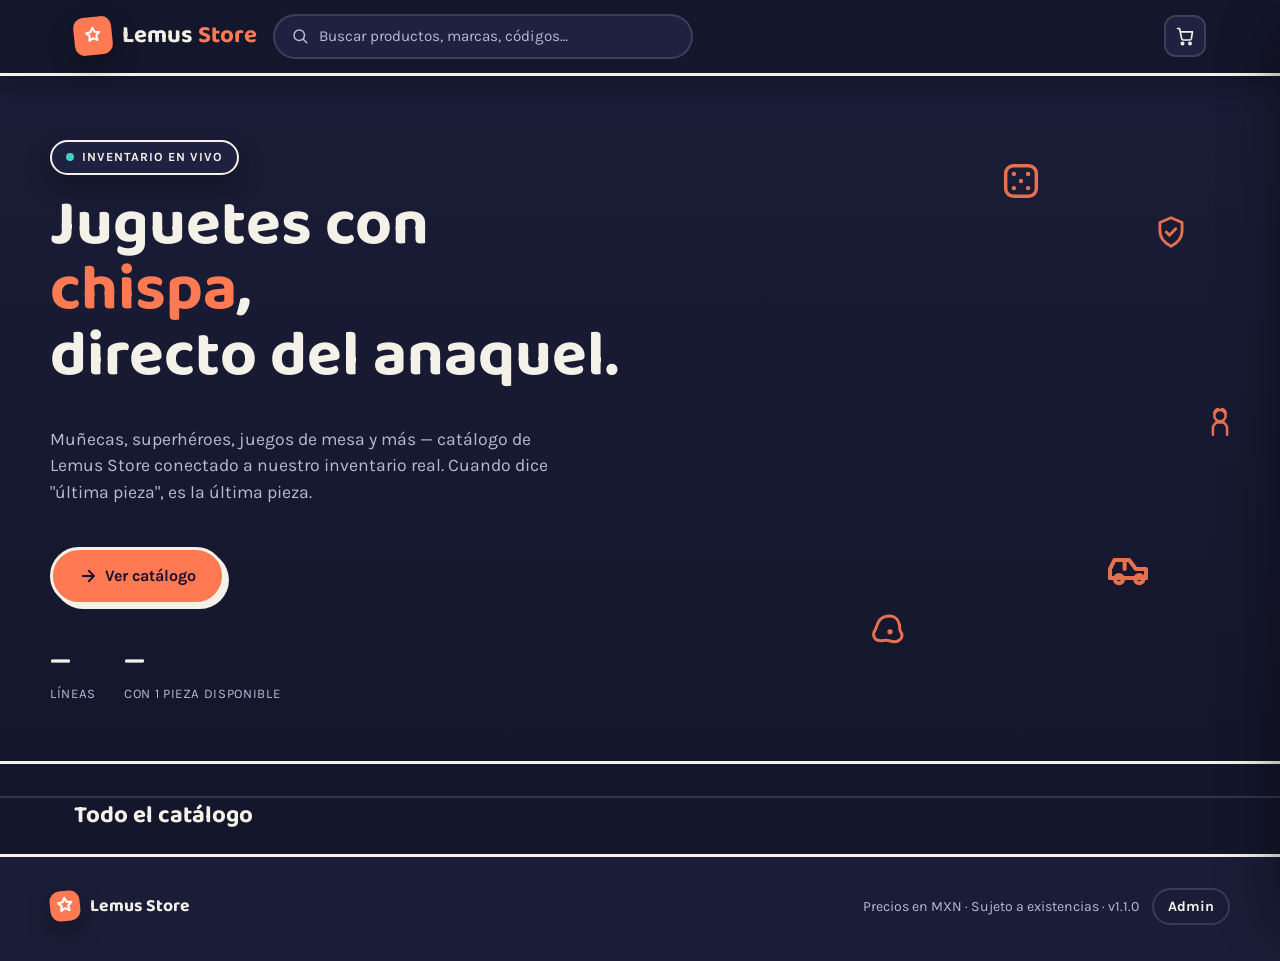
<file: app/index.html>
<!doctype html>
<html lang="es">
<head>
<meta charset="utf-8">
<meta name="viewport" content="width=device-width, initial-scale=1">
<title>Lemus Store — Catálogo</title>
<meta name="description" content="Catálogo de juguetes Lemus Store, con inventario en vivo.">
<link rel="stylesheet" href="css/styles.css">
<link rel="manifest" href="manifest-catalogo.json">
<meta name="theme-color" content="#FF5A36">
<link rel="apple-touch-icon" href="icons/catalogo/apple-touch-icon.png">
</head>
<body>

<header class="site">
  <div class="site-bar">
    <div class="logo">
      <span class="mark"><svg viewBox="0 0 24 24" fill="none" stroke="#fff" stroke-width="2.2" stroke-linecap="round" stroke-linejoin="round"><path d="M12 3l2.2 4.6 5 .7-3.6 3.5.9 5-4.5-2.4-4.5 2.4.9-5-3.6-3.5 5-.7z"/></svg></span>
      <span>Lemus <span style="color:var(--accent)">Store</span></span>
    </div>
    <label class="searchbox">
      <svg viewBox="0 0 24 24" fill="none" stroke="currentColor" stroke-width="2" stroke-linecap="round"><circle cx="11" cy="11" r="7"/><path d="m21 21-4.3-4.3"/></svg>
      <input id="search" type="text" placeholder="Buscar productos, marcas, códigos…" autocomplete="off">
    </label>
    <div class="head-actions">
      <button class="icon-btn" id="cart-btn" aria-label="Abrir carrito" type="button">
        <svg viewBox="0 0 24 24" fill="none" stroke="currentColor" stroke-width="2" stroke-linecap="round" stroke-linejoin="round"><circle cx="9" cy="21" r="1.4"/><circle cx="18" cy="21" r="1.4"/><path d="M3 3h2.4l2.6 12.2a2 2 0 0 0 2 1.6h7.6a2 2 0 0 0 2-1.6L21 7H6"/></svg>
        <span class="cart-count" id="cart-count" hidden>0</span>
      </button>
    </div>
  </div>
</header>

<section class="hero">
  <div class="hero-inner">
    <span class="eyebrow"><span class="dot"></span> Inventario en vivo</span>
    <h1>Juguetes con <span class="hl">chispa</span>,<br>directo del anaquel.</h1>
    <p class="lede">Muñecas, superhéroes, juegos de mesa y más — catálogo de Lemus Store conectado a nuestro inventario real. Cuando dice "última pieza", es la última pieza.</p>
    <div class="hero-ctas">
      <a href="#catalogo" class="btn btn-primary">
        <svg width="18" height="18" viewBox="0 0 24 24" fill="none" stroke="currentColor" stroke-width="2.4" stroke-linecap="round" stroke-linejoin="round"><path d="M5 12h14M13 5l7 7-7 7"/></svg>
        Ver catálogo
      </a>
    </div>
    <div class="hero-stats">
      <div id="stat-products-wrap" hidden><strong id="stat-products">—</strong><span>Productos activos</span></div>
      <div><strong id="stat-cats">—</strong><span>Líneas</span></div>
      <div><strong id="stat-low">—</strong><span>Con 1 pieza disponible</span></div>
    </div>
  </div>
</section>

<nav class="cat-rail" aria-label="Filtrar por línea">
  <div class="cat-scroll" id="line-scroll"></div>
</nav>
<nav class="cat-rail cat-rail-secondary" id="cat-rail-secondary" aria-label="Filtrar por categoría" hidden>
  <div class="cat-scroll" id="cat-scroll"></div>
</nav>

<main class="wrap" id="catalogo">
  <div class="grid-head">
    <h2 id="section-title">Todo el catálogo</h2>
    <span class="count" id="result-count"></span>
  </div>
  <div class="grid" id="grid"></div>
  <nav class="pagination" id="pagination" aria-label="Paginación del catálogo" hidden>
    <button class="btn btn-ghost btn-sm" id="page-prev" type="button">← Anterior</button>
    <span class="pagination-label" id="page-label"></span>
    <button class="btn btn-ghost btn-sm" id="page-next" type="button">Siguiente →</button>
  </nav>
  <div class="promo-banner" id="promo-banner" hidden></div>
  <div class="promo-upcoming" id="promo-upcoming" hidden></div>
  <div class="empty-state" id="empty-state" hidden>
    <svg viewBox="0 0 24 24" fill="none" stroke="currentColor" stroke-width="1.6"><circle cx="11" cy="11" r="7"/><path d="m21 21-4.3-4.3"/></svg>
    <p><strong>Sin resultados.</strong> Prueba con otra palabra o categoría.</p>
  </div>
</main>

<footer>
  <div class="foot-inner">
    <div class="logo" style="font-size:1.1rem;">
      <span class="mark" style="width:30px;height:30px;"><svg viewBox="0 0 24 24" fill="none" stroke="#fff" stroke-width="2.4" stroke-linecap="round" stroke-linejoin="round" width="16" height="16"><path d="M12 3l2.2 4.6 5 .7-3.6 3.5.9 5-4.5-2.4-4.5 2.4.9-5-3.6-3.5 5-.7z"/></svg></span>
      Lemus Store
    </div>
    <p>Precios en MXN · Sujeto a existencias · v<span id="app-version">—</span> <a class="nav-link" href="admin.html" style="margin-left:10px;">Admin</a></p>
  </div>
</footer>

<div class="overlay" id="overlay"></div>
<aside class="drawer" id="drawer" aria-label="Carrito de compras">
  <div class="drawer-head">
    <h2>Tu carrito</h2>
    <button class="close-btn" id="close-drawer" aria-label="Cerrar carrito" type="button">
      <svg width="18" height="18" viewBox="0 0 24 24" fill="none" stroke="currentColor" stroke-width="2.2" stroke-linecap="round"><path d="M6 6l12 12M18 6L6 18"/></svg>
    </button>
  </div>
  <div class="drawer-items" id="drawer-items"></div>
  <div class="drawer-foot">
    <div class="field"><label for="chk-name">Nombre</label><input class="cell-input" id="chk-name" type="text" required></div>
    <div class="field"><label for="chk-phone">Teléfono</label><input class="cell-input" id="chk-phone" type="tel" required></div>
    <div class="field"><label for="chk-email">Correo</label><input class="cell-input" id="chk-email" type="email" required></div>
    <p class="form-error" id="checkout-error"></p>
    <div class="subtotal-row"><span>Subtotal</span><strong id="subtotal">$0.00</strong></div>
    <button class="btn btn-primary" style="width:100%;justify-content:center;" id="checkout-btn" type="button">Ir a pagar</button>
    <button class="btn btn-ghost" style="width:100%;justify-content:center;margin-top:8px;" id="layaway-btn" type="button">Apartar (paga 50% ahora)</button>
    <p style="color:var(--ink-soft);font-size:0.8rem;margin:6px 0 0;">Recoges tu pedido en tienda — no hacemos envíos por ahora.</p>
  </div>
</aside>

<div class="toast" id="toast"></div>

<script src="js/vendor/supabase.umd.js"></script>
<script type="module" src="js/catalog.js"></script>
</body>
</html>
</file>
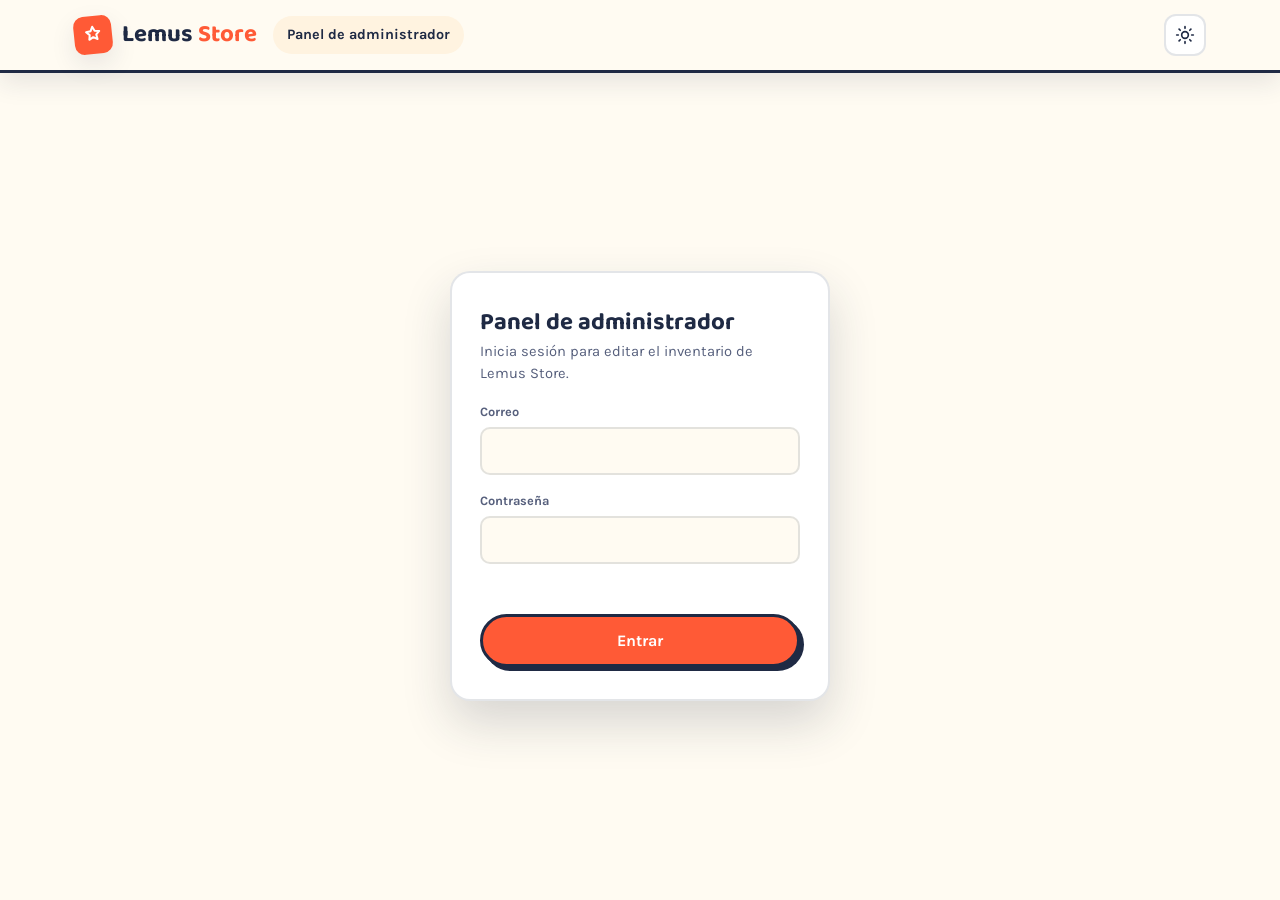
<file: app/admin.html>
<!doctype html>
<html lang="es">
<head>
<meta charset="utf-8">
<meta name="viewport" content="width=device-width, initial-scale=1, viewport-fit=cover">
<title>Lemus Store — Panel de administrador</title>
<meta name="robots" content="noindex, nofollow">
<link rel="stylesheet" href="css/styles.css">
<link rel="manifest" href="manifest-admin.json">
<meta name="theme-color" content="#FF5A36">
<link rel="apple-touch-icon" href="icons/admin/apple-touch-icon.png">
</head>
<body>

<svg width="0" height="0" style="position:absolute" aria-hidden="true">
  <defs>
    <symbol id="i-home" viewBox="0 0 24 24"><path d="M4 11L12 4l8 7v8a1 1 0 0 1-1 1h-4v-6H9v6H5a1 1 0 0 1-1-1v-8Z"/></symbol>
    <symbol id="i-box" viewBox="0 0 24 24"><path d="M3 8l9-4 9 4-9 4-9-4Z"/><path d="M3 8v9l9 4 9-4V8"/><path d="M12 12v9"/></symbol>
    <symbol id="i-cart" viewBox="0 0 24 24"><path d="M3 4h2l2.4 12.2a2 2 0 0 0 2 1.6h7.4a2 2 0 0 0 2-1.6L21 8H6"/><circle cx="9" cy="20" r="1.3"/><circle cx="17" cy="20" r="1.3"/></symbol>
    <symbol id="i-pkg" viewBox="0 0 24 24"><rect x="3" y="7" width="14" height="11" rx="1.4"/><path d="M17 10h2.3L21 13v5h-4"/><circle cx="7" cy="19.5" r="1.2"/><circle cx="18" cy="19.5" r="1.2"/></symbol>
    <symbol id="i-clock" viewBox="0 0 24 24"><circle cx="12" cy="12" r="8.5"/><path d="M12 7v5l3.5 2"/></symbol>
    <symbol id="i-barcode" viewBox="0 0 24 24"><path d="M4 5v14M8 5v14M11 5v14M15 5v14M17.5 5v14M21 5v14" stroke-width="1.6"/></symbol>
    <symbol id="i-swap" viewBox="0 0 24 24"><path d="M4 8h13l-3-3M20 16H7l3 3"/></symbol>
    <symbol id="i-tag" viewBox="0 0 24 24"><path d="M11 3h6a2 2 0 0 1 2 2v6l-9.5 9.5a1.5 1.5 0 0 1-2 0L3 16a1.5 1.5 0 0 1 0-2L11 3Z"/><circle cx="15.5" cy="7.5" r="1.1"/></symbol>
    <symbol id="i-grid" viewBox="0 0 24 24"><rect x="3.5" y="3.5" width="7" height="7" rx="1.2"/><rect x="13.5" y="3.5" width="7" height="7" rx="1.2"/><rect x="3.5" y="13.5" width="7" height="7" rx="1.2"/><rect x="13.5" y="13.5" width="7" height="7" rx="1.2"/></symbol>
    <symbol id="i-chart" viewBox="0 0 24 24"><path d="M4 20V10M12 20V4M20 20v-7" stroke-width="2.1"/></symbol>
    <symbol id="i-wallet" viewBox="0 0 24 24"><rect x="3" y="6" width="18" height="13" rx="2"/><path d="M3 10h18"/><circle cx="17" cy="14" r="1"/></symbol>
    <symbol id="i-users" viewBox="0 0 24 24"><circle cx="9" cy="8.5" r="3"/><path d="M3 20c0-3.3 2.7-6 6-6s6 2.7 6 6"/><circle cx="17.5" cy="9.5" r="2.3"/><path d="M15.7 14.1c2.4.3 4.3 2.4 4.3 5"/></symbol>
    <symbol id="i-gear" viewBox="0 0 24 24"><circle cx="12" cy="12" r="3.2"/><path d="M12 3v2.2M12 18.8V21M21 12h-2.2M5.2 12H3M18.4 5.6l-1.5 1.5M7.1 16.9l-1.5 1.5M18.4 18.4l-1.5-1.5M7.1 7.1 5.6 5.6"/></symbol>
    <symbol id="i-menu" viewBox="0 0 24 24"><path d="M4 7h16M4 12h16M4 17h16"/></symbol>
  </defs>
</svg>

<header class="site">
  <div class="site-bar">
    <a class="logo" href="index.html">
      <span class="mark"><svg viewBox="0 0 24 24" fill="none" stroke="#fff" stroke-width="2.2" stroke-linecap="round" stroke-linejoin="round"><path d="M12 3l2.2 4.6 5 .7-3.6 3.5.9 5-4.5-2.4-4.5 2.4.9-5-3.6-3.5 5-.7z"/></svg></span>
      <span>Lemus <span style="color:var(--accent)">Store</span></span>
    </a>
    <span class="nav-link" style="border:none;background:var(--bg-alt);">Panel de administrador</span>
    <div class="head-actions">
      <button class="icon-btn" id="theme-toggle" aria-label="Cambiar tema" type="button">
        <svg viewBox="0 0 24 24" fill="none" stroke="currentColor" stroke-width="2" stroke-linecap="round" stroke-linejoin="round"><circle cx="12" cy="12" r="4"/></svg>
      </button>
      <button class="nav-link" id="change-password-btn" type="button" hidden>Cambiar contraseña</button>
      <button class="nav-link" id="logout-btn" type="button" hidden>Cerrar sesión</button>
    </div>
  </div>
</header>

<div class="login-wrap" id="change-password-view" hidden>
  <form class="login-card" id="change-password-form">
    <div>
      <h1>Cambiar contraseña</h1>
      <p>Escribe tu nueva contraseña dos veces para confirmarla.</p>
    </div>
    <div class="field">
      <label for="change-password-new">Nueva contraseña</label>
      <input id="change-password-new" type="password" required minlength="6" autocomplete="new-password">
    </div>
    <div class="field">
      <label for="change-password-confirm">Confirma la contraseña</label>
      <input id="change-password-confirm" type="password" required minlength="6" autocomplete="new-password">
    </div>
    <p class="form-error" id="change-password-error"></p>
    <div style="display:flex; gap:10px;">
      <button class="btn btn-primary" type="submit" style="flex:1; justify-content:center;">Guardar</button>
      <button class="btn" type="button" id="change-password-cancel" style="flex:1; justify-content:center;">Cancelar</button>
    </div>
  </form>
</div>

<div class="login-wrap" id="login-view">
  <form class="login-card" id="login-form">
    <div>
      <h1>Panel de administrador</h1>
      <p>Inicia sesión para editar el inventario de Lemus Store.</p>
    </div>
    <div class="field">
      <label for="login-email">Correo</label>
      <input id="login-email" type="email" required autocomplete="username">
    </div>
    <div class="field">
      <label for="login-password">Contraseña</label>
      <input id="login-password" type="password" required autocomplete="current-password">
    </div>
    <p class="form-error" id="login-error"></p>
    <button class="btn btn-primary" type="submit" id="login-submit" style="justify-content:center;">Entrar</button>
  </form>
</div>

<div class="login-wrap" id="set-password-view" hidden>
  <form class="login-card" id="set-password-form">
    <div>
      <h1>Bienvenido a Lemus Store</h1>
      <p>Antes de entrar, elige tu contraseña.</p>
    </div>
    <div class="field">
      <label for="new-password">Contraseña</label>
      <input id="new-password" type="password" required minlength="6" autocomplete="new-password">
    </div>
    <p class="form-error" id="set-password-error"></p>
    <button class="btn btn-primary" type="submit" style="justify-content:center;">Guardar y entrar</button>
  </form>
</div>

<main class="admin-shell" id="admin-view" hidden>
  <nav class="admin-sidebar" id="admin-sidebar" aria-label="Secciones">
    <div class="sidebar-brand"><span class="sidebar-mark">🧸</span> Lemus Store</div>
    <button class="tab-btn nav-item" data-tab="dashboard" type="button" aria-selected="true" data-role-admin data-role-vendedor><svg class="icon"><use href="#i-home"/></svg>Dashboard</button>
    <p class="nav-group-label">Operación diaria</p>
    <button class="tab-btn nav-item" data-tab="sell" type="button" aria-selected="false" data-role-admin data-role-vendedor><svg class="icon"><use href="#i-cart"/></svg>Vender</button>
    <button class="tab-btn nav-item" data-tab="orders" type="button" aria-selected="false" data-role-admin data-role-vendedor><svg class="icon"><use href="#i-pkg"/></svg>Pedidos</button>
    <button class="tab-btn nav-item" data-tab="layaways" type="button" aria-selected="false" data-role-admin data-role-vendedor><svg class="icon"><use href="#i-clock"/></svg>Apartados</button>
    <button class="tab-btn nav-item" data-tab="count" type="button" aria-selected="false" data-role-admin data-role-vendedor><svg class="icon"><use href="#i-barcode"/></svg>Conteo</button>
    <p class="nav-group-label">Catálogo y precios</p>
    <button class="tab-btn nav-item" data-tab="inventory" type="button" aria-selected="false" data-role-admin data-role-vendedor><svg class="icon"><use href="#i-box"/></svg>Inventario</button>
    <button class="tab-btn nav-item" data-tab="transfers" type="button" aria-selected="false" data-role-admin><svg class="icon"><use href="#i-swap"/></svg>Traspasos</button>
    <button class="tab-btn nav-item" data-tab="promotions" type="button" aria-selected="false" data-role-admin><svg class="icon"><use href="#i-tag"/></svg>Promociones</button>
    <button class="tab-btn nav-item" data-tab="taxonomy" type="button" aria-selected="false" data-role-admin><svg class="icon"><use href="#i-grid"/></svg>Líneas y categorías</button>
    <p class="nav-group-label">Negocio</p>
    <button class="tab-btn nav-item" data-tab="reports" type="button" aria-selected="false" data-role-admin><svg class="icon"><use href="#i-chart"/></svg>Reportes</button>
    <button class="tab-btn nav-item" data-tab="finance" type="button" aria-selected="false" data-role-admin><svg class="icon"><use href="#i-wallet"/></svg>Finanzas</button>
    <button class="tab-btn nav-item" data-tab="users" type="button" aria-selected="false" data-role-admin><svg class="icon"><use href="#i-users"/></svg>Usuarios</button>
    <button class="tab-btn nav-item" data-tab="settings" type="button" aria-selected="false" data-role-admin><svg class="icon"><use href="#i-gear"/></svg>Ajustes</button>
  </nav>

  <nav class="admin-bottomnav" id="admin-bottomnav" aria-label="Secciones">
    <button class="tab-btn nav-bn-item" data-tab="dashboard" type="button" aria-selected="true" data-role-admin data-role-vendedor><svg class="icon"><use href="#i-home"/></svg><span>Hoy</span></button>
    <button class="tab-btn nav-bn-item" data-tab="count" type="button" aria-selected="false" data-role-admin data-role-vendedor><svg class="icon"><use href="#i-barcode"/></svg><span>Conteo</span></button>
    <button class="tab-btn nav-bn-item nav-bn-main" data-tab="sell" type="button" aria-selected="false" data-role-admin data-role-vendedor><svg class="icon"><use href="#i-cart"/></svg><span>Vender</span></button>
    <button class="tab-btn nav-bn-item" data-tab="inventory" type="button" aria-selected="false" data-role-admin data-role-vendedor><svg class="icon"><use href="#i-box"/></svg><span>Inventario</span></button>
    <button class="nav-bn-item" id="more-nav-btn" type="button" aria-expanded="false"><svg class="icon"><use href="#i-menu"/></svg><span>Más</span></button>
  </nav>

  <div class="more-backdrop" id="more-backdrop" hidden></div>
  <div class="more-sheet" id="more-sheet" hidden role="dialog" aria-label="Más secciones">
    <div class="more-sheet-head">
      <span>Más secciones</span>
      <button class="icon-btn" id="more-sheet-close" type="button" aria-label="Cerrar">
        <svg viewBox="0 0 24 24" fill="none" stroke="currentColor" stroke-width="2" stroke-linecap="round" stroke-linejoin="round"><path d="M6 6l12 12M18 6L6 18"/></svg>
      </button>
    </div>
    <p class="nav-group-label">Operación diaria</p>
    <button class="tab-btn nav-item" data-tab="orders" type="button" aria-selected="false" data-role-admin data-role-vendedor><svg class="icon"><use href="#i-pkg"/></svg>Pedidos</button>
    <button class="tab-btn nav-item" data-tab="layaways" type="button" aria-selected="false" data-role-admin data-role-vendedor><svg class="icon"><use href="#i-clock"/></svg>Apartados</button>
    <p class="nav-group-label">Catálogo y precios</p>
    <button class="tab-btn nav-item" data-tab="transfers" type="button" aria-selected="false" data-role-admin><svg class="icon"><use href="#i-swap"/></svg>Traspasos</button>
    <button class="tab-btn nav-item" data-tab="promotions" type="button" aria-selected="false" data-role-admin><svg class="icon"><use href="#i-tag"/></svg>Promociones</button>
    <button class="tab-btn nav-item" data-tab="taxonomy" type="button" aria-selected="false" data-role-admin><svg class="icon"><use href="#i-grid"/></svg>Líneas y categorías</button>
    <p class="nav-group-label">Negocio</p>
    <button class="tab-btn nav-item" data-tab="reports" type="button" aria-selected="false" data-role-admin><svg class="icon"><use href="#i-chart"/></svg>Reportes</button>
    <button class="tab-btn nav-item" data-tab="finance" type="button" aria-selected="false" data-role-admin><svg class="icon"><use href="#i-wallet"/></svg>Finanzas</button>
    <button class="tab-btn nav-item" data-tab="users" type="button" aria-selected="false" data-role-admin><svg class="icon"><use href="#i-users"/></svg>Usuarios</button>
    <button class="tab-btn nav-item" data-tab="settings" type="button" aria-selected="false" data-role-admin><svg class="icon"><use href="#i-gear"/></svg>Ajustes</button>
  </div>

  <div class="admin-content">

  <!-- ---------- Dashboard ---------- -->
  <section class="tab-panel" id="tab-dashboard">
    <div class="stat-row" id="dash-stats">
      <div class="stat-tile"><strong>—</strong><span>Productos</span></div>
      <div class="stat-tile"><strong>—</strong><span>Valor de inventario</span></div>
      <div class="stat-tile"><strong>—</strong><span>Necesitan atención</span></div>
    </div>
    <div class="dash-grid">
      <div class="dash-card" id="dash-chart-card" hidden>
        <h3>Ventas de la semana</h3>
        <div class="dash-bars" id="dash-bars"></div>
      </div>
      <div class="dash-card">
        <h3>Atención hoy</h3>
        <ul class="dash-attention" id="dash-attention">
          <li class="dash-attention-empty">Cargando…</li>
        </ul>
      </div>
    </div>
  </section>

  <!-- ---------- Inventario ---------- -->
  <section class="tab-panel" id="tab-inventory" hidden>
    <div class="grid-head" id="add-product-heading">
      <h2>Agregar producto</h2>
    </div>
    <form class="add-form" id="add-form">
      <div class="field">
        <label for="new-line">Línea</label>
        <select class="cell-input" id="new-line" required></select>
      </div>
      <div class="field">
        <label for="new-category">Categoría</label>
        <select class="cell-input" id="new-category" required></select>
      </div>
      <div class="field">
        <label for="new-subcategory">Subcategoría</label>
        <select class="cell-input" id="new-subcategory"></select>
      </div>
      <div class="field">
        <label for="new-size">Talla</label>
        <select class="cell-input" id="new-size"><option value="">Sin talla</option></select>
      </div>
      <div class="field">
        <label for="new-code">Clave</label>
        <input class="cell-input" id="new-code" type="text" placeholder="Opcional">
      </div>
      <div class="field">
        <label for="new-barcode">Código de barras</label>
        <input class="cell-input" id="new-barcode" type="text" placeholder="Opcional, para escanear">
      </div>
      <div class="field">
        <label for="new-sku">SKU / Modelo</label>
        <input class="cell-input" id="new-sku" type="text" placeholder="Opcional">
      </div>
      <div class="field" style="grid-column: span 2;">
        <label for="new-name">Nombre</label>
        <input class="cell-input" id="new-name" type="text" required>
      </div>
      <div class="field">
        <label for="new-cost">Costo (MXN)</label>
        <input class="cell-input" id="new-cost" type="number" min="0" step="0.01" required>
      </div>
      <div class="field">
        <label for="new-price">Precio venta (MXN)</label>
        <input class="cell-input" id="new-price" type="number" min="0" step="0.01" required>
      </div>
      <div class="field">
        <label for="new-suggested-price">Precio sugerido (opcional)</label>
        <input class="cell-input" id="new-suggested-price" type="number" min="0" step="0.01" placeholder="Solo referencia interna">
      </div>
      <div class="field">
        <label for="new-stock-online">Stock online</label>
        <input class="cell-input" id="new-stock-online" type="number" min="0" step="1" value="0" required>
      </div>
      <div class="field">
        <label for="new-stock-fisica">Stock física</label>
        <input class="cell-input" id="new-stock-fisica" type="number" min="0" step="1" value="0" required>
      </div>
      <div class="field" style="justify-content:flex-end;">
        <label style="display:flex;align-items:center;gap:8px;font-weight:400;">
          <input type="checkbox" id="new-published" checked style="width:auto;"> Publicado online
        </label>
      </div>
      <div class="submit-cell">
        <button class="btn btn-primary btn-sm" type="submit">Agregar</button>
      </div>
    </form>

    <div class="toolbar">
      <label class="searchbox">
        <svg viewBox="0 0 24 24" fill="none" stroke="currentColor" stroke-width="2" stroke-linecap="round"><circle cx="11" cy="11" r="7"/><path d="m21 21-4.3-4.3"/></svg>
        <input id="admin-search" type="text" placeholder="Buscar por nombre o código…" autocomplete="off">
      </label>
      <select class="cell-input" id="admin-line-filter" style="max-width:200px;border-color:var(--line);background:var(--panel);">
        <option value="all">Todas las líneas</option>
      </select>
      <select class="cell-input" id="admin-cat-filter" style="max-width:200px;border-color:var(--line);background:var(--panel);">
        <option value="all">Todas las categorías</option>
      </select>
      <select class="cell-input" id="admin-subcat-filter" style="max-width:200px;border-color:var(--line);background:var(--panel);">
        <option value="all">Todas las subcategorías</option>
      </select>
      <select class="cell-input" id="admin-sort" style="max-width:180px;border-color:var(--line);background:var(--panel);">
        <option value="name">Ordenar por nombre</option>
        <option value="code">Ordenar por clave</option>
      </select>
      <label style="display:flex;align-items:center;gap:6px;font-size:0.88rem;color:var(--ink-soft);">
        <input type="checkbox" id="admin-published-filter" style="width:auto;"> Solo publicados
      </label>
      <button class="btn btn-sm" type="button" id="export-pdf-btn">Exportar a PDF</button>
      <span class="count" id="admin-count" style="margin-left:auto;"></span>
    </div>

    <div class="toolbar" id="export-pdf-panel" hidden>
      <label style="display:flex;align-items:center;gap:6px;font-size:0.88rem;">
        <input type="checkbox" class="export-col" data-col="line_cat" checked style="width:auto;"> Línea / Categoría
      </label>
      <label style="display:flex;align-items:center;gap:6px;font-size:0.88rem;">
        <input type="checkbox" class="export-col" data-col="code" checked style="width:auto;"> Clave
      </label>
      <label style="display:flex;align-items:center;gap:6px;font-size:0.88rem;">
        <input type="checkbox" class="export-col" data-col="barcode" checked style="width:auto;"> Código de barras
      </label>
      <label style="display:flex;align-items:center;gap:6px;font-size:0.88rem;">
        <input type="checkbox" class="export-col" data-col="sku" checked style="width:auto;"> SKU / Modelo
      </label>
      <label style="display:flex;align-items:center;gap:6px;font-size:0.88rem;">
        <input type="checkbox" class="export-col" data-col="price" checked style="width:auto;"> Precio
      </label>
      <label style="display:flex;align-items:center;gap:6px;font-size:0.88rem;">
        <input type="checkbox" class="export-col" data-col="stock_online" checked style="width:auto;"> Stock online
      </label>
      <label style="display:flex;align-items:center;gap:6px;font-size:0.88rem;">
        <input type="checkbox" class="export-col" data-col="stock_fisica" checked style="width:auto;"> Stock física
      </label>
      <label style="display:flex;align-items:center;gap:6px;font-size:0.88rem;">
        <input type="checkbox" class="export-col" data-col="published" checked style="width:auto;"> Publicado
      </label>
      <button class="btn btn-primary btn-sm" type="button" id="export-pdf-generate">Generar PDF</button>
    </div>

    <div class="table-wrap table-wrap-wide">
      <table class="admin-table">
        <thead>
          <tr>
            <th>Línea / Categoría / Subcategoría / Talla</th>
            <th>Clave / Código de barras / SKU</th>
            <th>Nombre</th>
            <th id="col-cost-header">Costo</th>
            <th>Precio</th>
            <th>Stock online</th>
            <th>Stock física</th>
            <th>Publicado</th>
            <th></th>
            <th></th>
          </tr>
        </thead>
        <tbody id="admin-tbody"></tbody>
      </table>
    </div>
  </section>

  <!-- ---------- Vender (POS física) ---------- -->
  <section class="tab-panel" id="tab-sell" hidden>

    <div id="sell-home">
      <div class="sell-hero">
        <div class="sell-hero-label">Tu tienda hoy</div>
        <div class="sell-hero-stats" id="sell-today-stats">
          <div class="sell-hero-stat"><strong>—</strong><span>Vendido hoy</span></div>
          <div class="sell-hero-stat"><strong>—</strong><span>Ticket promedio</span></div>
          <div class="sell-hero-stat"><strong>—</strong><span>Piezas vendidas hoy</span></div>
          <div class="sell-hero-stat"><strong>—</strong><span>Ventas del día</span></div>
        </div>
      </div>
      <button class="btn btn-primary" type="button" id="sell-start-btn" style="margin:0 0 20px;">🛒 Registrar venta</button>
      <div style="display:flex; gap:10px; flex-wrap:wrap;">
        <button class="btn btn-ghost btn-sm" type="button" id="sell-goto-history-btn">🕐 Historial</button>
        <button class="btn btn-ghost btn-sm" type="button" id="sell-goto-layaways-btn">📅 Apartados</button>
      </div>
    </div>

    <div class="more-backdrop" id="sell-options-backdrop" hidden></div>
    <div class="more-sheet" id="sell-options-sheet" hidden role="dialog" aria-label="Nueva venta">
      <div class="more-sheet-head">
        <span>Nueva venta</span>
        <button class="icon-btn" id="sell-options-close" type="button" aria-label="Cerrar">
          <svg viewBox="0 0 24 24" fill="none" stroke="currentColor" stroke-width="2" stroke-linecap="round" stroke-linejoin="round"><path d="M6 6l12 12M18 6L6 18"/></svg>
        </button>
      </div>
      <button class="sell-sheet-option" type="button" id="sell-option-products" style="--c: var(--accent);">
        <span class="opt-icon">🛒</span>
        <span class="opt-body"><strong>Venta de productos</strong><span>Busca o escanea del catálogo</span></span>
        <svg class="opt-chevron" viewBox="0 0 24 24"><path d="M9 6l6 6-6 6"/></svg>
      </button>
      <button class="sell-sheet-option" type="button" id="sell-option-free" style="--c: var(--accent-3);">
        <span class="opt-icon">💵</span>
        <span class="opt-body"><strong>Venta libre</strong><span>Un monto, sin producto del catálogo</span></span>
        <svg class="opt-chevron" viewBox="0 0 24 24"><path d="M9 6l6 6-6 6"/></svg>
      </button>
      <button class="sell-sheet-option" type="button" id="sell-option-layaway" style="--c: var(--accent-5);">
        <span class="opt-icon">📅</span>
        <span class="opt-body"><strong>Apartado</strong><span>Anticipo y fecha de entrega</span></span>
        <svg class="opt-chevron" viewBox="0 0 24 24"><path d="M9 6l6 6-6 6"/></svg>
      </button>
    </div>

    <div id="sell-sale" hidden>
      <div class="grid-head">
        <h2 id="sell-sale-title">Venta de productos</h2>
        <button class="btn btn-ghost btn-sm" type="button" id="sell-sale-back-btn">‹ Cancelar</button>
      </div>

      <div class="autocomplete-wrap" id="sell-search-wrap">
        <input class="cell-input" id="sell-search" type="text" autocomplete="off" placeholder="Escanea el código o escribe el nombre del producto…">
        <div class="autocomplete-list" id="sell-suggestions" hidden></div>
      </div>
      <button class="btn btn-sm" type="button" id="sell-camera-btn" hidden style="margin-top:8px;">Escanear con cámara</button>
      <video id="sell-camera-video" autoplay playsinline muted hidden style="width:100%;max-width:360px;margin-top:8px;border-radius:10px;background:#000;"></video>

      <div class="add-form" id="sell-free-form" hidden style="grid-template-columns: 2fr 1fr auto; margin-top:8px;">
        <div class="field">
          <label for="sell-free-desc">Descripción</label>
          <input class="cell-input" id="sell-free-desc" type="text">
        </div>
        <div class="field">
          <label for="sell-free-amount">Monto</label>
          <input class="cell-input" id="sell-free-amount" type="number" min="0.01" step="0.01">
        </div>
        <div class="submit-cell"><button class="btn btn-primary btn-sm" type="button" id="sell-free-add-btn">Agregar</button></div>
      </div>
      <p class="form-error" id="sell-free-error"></p>

      <div class="table-wrap" style="margin-top:16px;">
        <table class="admin-table">
          <thead><tr><th>Producto</th><th>Cantidad</th><th>Precio</th><th>Subtotal</th><th></th></tr></thead>
          <tbody id="sell-cart-tbody"></tbody>
        </table>
      </div>

      <div class="stat-row" style="margin-top:16px;">
        <div class="stat-tile"><strong id="sell-total">$0.00</strong><span>Total</span></div>
      </div>
      <div class="add-form" style="grid-template-columns: 1fr auto; margin-top:12px;">
        <div class="field">
          <label for="sell-cash">Efectivo recibido (opcional, solo para calcular cambio)</label>
          <input class="cell-input" id="sell-cash" type="number" min="0" step="0.01">
        </div>
        <div class="submit-cell" style="align-items:flex-end;">
          <span id="sell-change" style="color:var(--ink-soft);font-size:0.9rem;"></span>
        </div>
      </div>
      <p class="form-error" id="sell-error"></p>
      <button class="btn btn-primary" type="button" id="sell-confirm-btn" style="margin-top:12px;">Cobrar</button>
    </div>

    <div id="sell-sale-confirm" hidden>
      <div class="grid-head"><h2>Venta registrada</h2></div>
      <div class="table-wrap">
        <table class="admin-table">
          <thead><tr><th>Producto</th><th>Cantidad</th><th>Subtotal</th></tr></thead>
          <tbody id="sell-confirm-tbody"></tbody>
        </table>
      </div>
      <div class="stat-row" style="margin-top:16px;">
        <div class="stat-tile"><strong id="sell-confirm-total">$0.00</strong><span>Total</span></div>
      </div>
      <p id="sell-confirm-change" style="color:var(--ink-soft);"></p>
      <div style="display:flex; gap:10px; margin-top:12px;">
        <button class="btn btn-primary" type="button" id="sell-confirm-new-btn">Nueva venta</button>
        <button class="btn btn-ghost" type="button" id="sell-confirm-history-btn">Ver historial</button>
      </div>
    </div>

    <div id="sell-history" hidden>
      <div class="grid-head">
        <h2>Historial de ventas</h2>
        <button class="btn btn-ghost btn-sm" type="button" id="sell-history-back-btn">‹ Volver</button>
      </div>
      <div class="add-form" style="grid-template-columns: 1fr 1fr;">
        <div class="field">
          <label for="sell-history-from">Desde</label>
          <input class="cell-input" id="sell-history-from" type="date">
        </div>
        <div class="field">
          <label for="sell-history-to">Hasta</label>
          <input class="cell-input" id="sell-history-to" type="date">
        </div>
      </div>
      <p class="form-error" id="sell-history-error"></p>
      <div class="table-wrap" style="margin-top:16px;">
        <table class="admin-table">
          <thead><tr><th>Fecha</th><th>Total</th><th id="sell-history-action-header"></th></tr></thead>
          <tbody id="sell-history-tbody"></tbody>
        </table>
      </div>
    </div>

  </section>

  <!-- ---------- Pedidos en línea ---------- -->
  <section class="tab-panel" id="tab-orders" hidden>
    <div class="grid-head"><h2>Pendientes</h2></div>
    <div class="table-wrap" style="margin-bottom:32px;">
      <table class="admin-table">
        <thead><tr><th>Fecha</th><th>Cliente</th><th>Teléfono</th><th>Total</th><th>Estado</th><th></th></tr></thead>
        <tbody id="orders-pending-tbody"></tbody>
      </table>
    </div>
    <div class="grid-head"><h2>Entregados</h2></div>
    <div class="table-wrap">
      <table class="admin-table">
        <thead><tr><th>Fecha</th><th>Cliente</th><th>Teléfono</th><th>Total</th><th>Entregado</th><th id="orders-delivered-action-header"></th></tr></thead>
        <tbody id="orders-delivered-tbody"></tbody>
      </table>
    </div>
  </section>

  <!-- ---------- Apartados ---------- -->
  <section class="tab-panel" id="tab-layaways" hidden>
    <div class="grid-head"><h2>Nuevo apartado</h2></div>
    <form class="add-form" id="layaway-add-form" style="grid-template-columns: 2fr 1fr auto;">
      <div class="field">
        <label for="layaway-product">Producto</label>
        <select class="cell-input" id="layaway-product" required></select>
      </div>
      <div class="field">
        <label for="layaway-qty">Cantidad</label>
        <input class="cell-input" id="layaway-qty" type="number" min="1" step="1" value="1" required>
      </div>
      <div class="submit-cell"><button class="btn btn-primary btn-sm" type="submit" id="layaway-add-btn">Agregar</button></div>
    </form>

    <div class="table-wrap" style="margin-top:16px;">
      <table class="admin-table">
        <thead><tr><th>Producto</th><th>Cantidad</th><th>Precio</th><th>Subtotal</th><th></th></tr></thead>
        <tbody id="layaway-cart-tbody"></tbody>
      </table>
    </div>

    <div class="add-form" style="grid-template-columns: 1fr 1fr 1fr; margin-top:12px;">
      <div class="field"><label for="layaway-name">Nombre del cliente</label><input class="cell-input" id="layaway-name" type="text" required></div>
      <div class="field"><label for="layaway-phone">Teléfono</label><input class="cell-input" id="layaway-phone" type="tel" required></div>
      <div class="field"><label for="layaway-email">Correo (opcional)</label><input class="cell-input" id="layaway-email" type="email"></div>
    </div>

    <div class="stat-row" style="margin-top:16px;">
      <div class="stat-tile"><strong id="layaway-total">$0.00</strong><span>Total</span></div>
      <div class="stat-tile"><strong id="layaway-deposit">$0.00</strong><span>Anticipo (50%)</span></div>
    </div>
    <p class="form-error" id="layaway-error"></p>
    <button class="btn btn-primary" type="button" id="layaway-confirm-btn" style="margin-top:12px;">Registrar apartado</button>

    <div class="grid-head" style="margin-top:32px;"><h2>Activos</h2></div>
    <div class="table-wrap" style="margin-bottom:32px;">
      <table class="admin-table">
        <thead><tr><th>Fecha límite</th><th>Cliente</th><th>Teléfono</th><th>Total</th><th>Pagado</th><th>Saldo</th><th>Estado</th><th></th></tr></thead>
        <tbody id="layaways-active-tbody"></tbody>
      </table>
    </div>

    <div class="grid-head"><h2>Historial</h2></div>
    <div class="table-wrap">
      <table class="admin-table">
        <thead><tr><th>Fecha límite</th><th>Cliente</th><th>Total</th><th>Estado</th></tr></thead>
        <tbody id="layaways-history-tbody"></tbody>
      </table>
    </div>
  </section>

  <!-- ---------- Conteo físico ---------- -->
  <section class="tab-panel" id="tab-count" hidden>
    <div class="grid-head"><h2>Conteo físico de inventario</h2></div>
    <div class="autocomplete-wrap" id="count-search-wrap">
      <input class="cell-input" id="count-search" type="text" autocomplete="off" placeholder="Escanea el código o escribe el nombre del producto…">
      <div class="autocomplete-list" id="count-suggestions" hidden></div>
    </div>

    <button class="btn btn-sm" type="button" id="count-camera-btn" hidden style="margin-top:8px;">Escanear con cámara</button>
    <video id="count-camera-video" autoplay playsinline muted hidden style="width:100%;max-width:360px;margin-top:8px;border-radius:10px;background:#000;"></video>

    <div class="table-wrap" style="margin-top:16px;">
      <table class="admin-table">
        <thead><tr><th>Producto</th><th>Contado</th><th></th></tr></thead>
        <tbody id="count-items-tbody"></tbody>
      </table>
    </div>

    <button class="btn btn-primary" type="button" id="count-finish-btn" style="margin-top:12px;">Finalizar conteo</button>

    <div id="count-diff-wrap" hidden>
      <div class="grid-head" style="margin-top:32px;"><h2>Resultado del conteo</h2></div>
      <div class="table-wrap">
        <table class="admin-table">
          <thead><tr><th>Producto</th><th>Stock actual</th><th>Contado</th><th>Diferencia</th></tr></thead>
          <tbody id="count-diff-tbody"></tbody>
        </table>
      </div>
      <button class="btn btn-primary" type="button" id="count-apply-btn" style="margin-top:12px;">Aplicar todo</button>
    </div>
  </section>

  <!-- ---------- Traspasos ---------- -->
  <section class="tab-panel" id="tab-transfers" hidden>
    <div class="grid-head"><h2>Traspasar entre ubicaciones</h2></div>
    <form class="add-form" id="transfer-form">
      <div class="field" style="grid-column: span 2;">
        <label for="tr-product">Producto</label>
        <select class="cell-input" id="tr-product" required></select>
      </div>
      <div class="field">
        <label for="tr-from">De</label>
        <select class="cell-input" id="tr-from" required>
          <option value="online">Online</option>
          <option value="fisica">Física</option>
        </select>
      </div>
      <div class="field">
        <label for="tr-to">A</label>
        <select class="cell-input" id="tr-to" required>
          <option value="fisica">Física</option>
          <option value="online">Online</option>
        </select>
      </div>
      <div class="field">
        <label for="tr-qty">Cantidad</label>
        <input class="cell-input" id="tr-qty" type="number" min="1" step="1" required>
      </div>
      <div class="field" style="grid-column: span 2;">
        <label for="tr-note">Nota (opcional)</label>
        <input class="cell-input" id="tr-note" type="text" placeholder="Ej. reabasto de tienda">
      </div>
      <div class="submit-cell">
        <button class="btn btn-primary btn-sm" type="submit">Traspasar</button>
      </div>
    </form>
    <p class="form-error" id="transfer-error"></p>

    <div class="grid-head"><h2>Historial reciente</h2></div>
    <div class="table-wrap">
      <table class="admin-table">
        <thead><tr><th>Fecha</th><th>Producto</th><th>De → A</th><th>Cantidad</th><th>Nota</th></tr></thead>
        <tbody id="transfers-tbody"></tbody>
      </table>
    </div>
  </section>

  <!-- ---------- Promociones ---------- -->
  <section class="tab-panel" id="tab-promotions" hidden>
    <div class="grid-head"><h2>Nueva promoción</h2></div>
    <form class="add-form" id="promo-form">
      <div class="field" style="grid-column: span 2;">
        <label for="promo-name">Nombre</label>
        <input class="cell-input" id="promo-name" type="text" required placeholder="Ej. Quincena Shein">
      </div>
      <div class="field">
        <label for="promo-scope-type">Aplica a</label>
        <select class="cell-input" id="promo-scope-type">
          <option value="line">Una línea completa</option>
          <option value="category">Una categoría</option>
          <option value="product">Un producto específico</option>
        </select>
      </div>
      <div class="field" id="promo-target-field">
        <label for="promo-scope-target">¿Cuál?</label>
        <select class="cell-input" id="promo-scope-target" required></select>
        <div class="autocomplete-wrap" id="promo-product-wrap" hidden>
          <input class="cell-input" id="promo-product-search" type="text" autocomplete="off" placeholder="Escribe el nombre del producto…">
          <div class="autocomplete-list" id="promo-product-suggestions" hidden></div>
        </div>
      </div>
      <div class="field">
        <label for="promo-discount">Descuento %</label>
        <input class="cell-input" id="promo-discount" type="number" min="1" max="100" step="1" required>
      </div>
      <div class="field">
        <label for="promo-starts">Empieza (opcional)</label>
        <input class="cell-input" id="promo-starts" type="date">
      </div>
      <div class="field">
        <label for="promo-ends">Termina (opcional)</label>
        <input class="cell-input" id="promo-ends" type="date">
      </div>
      <div class="submit-cell">
        <button class="btn btn-primary btn-sm" type="submit">Crear promoción</button>
      </div>
    </form>

    <div class="grid-head"><h2>Promociones</h2></div>
    <div class="table-wrap">
      <table class="admin-table">
        <thead><tr><th>Nombre</th><th>Aplica a</th><th>Descuento</th><th>Vigencia</th><th>Activa</th><th></th></tr></thead>
        <tbody id="promo-tbody"></tbody>
      </table>
    </div>
  </section>

  <!-- ---------- Líneas y categorías ---------- -->
  <section class="tab-panel" id="tab-taxonomy" hidden>
    <div class="grid-head"><h2>Líneas de producto</h2></div>
    <form class="add-form" id="line-form" style="grid-template-columns: 1fr auto;">
      <div class="field"><label for="line-name">Nueva línea</label><input class="cell-input" id="line-name" type="text" placeholder="Ej. Ropa" required></div>
      <div class="submit-cell"><button class="btn btn-primary btn-sm" type="submit">Agregar</button></div>
    </form>
    <div class="table-wrap" style="margin-bottom:32px;">
      <table class="admin-table">
        <thead><tr><th>Línea</th><th></th></tr></thead>
        <tbody id="lines-tbody"></tbody>
      </table>
    </div>

    <div class="grid-head"><h2>Categorías</h2></div>
    <form class="add-form" id="category-form">
      <div class="field">
        <label for="cat-line">Línea</label>
        <select class="cell-input" id="cat-line" required></select>
      </div>
      <div class="field">
        <label for="cat-name">Nueva categoría</label>
        <input class="cell-input" id="cat-name" type="text" placeholder="Ej. Fragancias" required>
      </div>
      <div class="submit-cell"><button class="btn btn-primary btn-sm" type="submit">Agregar</button></div>
    </form>
    <div class="table-wrap" style="margin-bottom:32px;">
      <table class="admin-table">
        <thead><tr><th>Línea</th><th>Categoría</th><th></th></tr></thead>
        <tbody id="categories-tbody"></tbody>
      </table>
    </div>

    <div class="grid-head"><h2>Subcategorías</h2></div>
    <form class="add-form" id="subcategory-form">
      <div class="field">
        <label for="subcat-line">Línea</label>
        <select class="cell-input" id="subcat-line" required></select>
      </div>
      <div class="field">
        <label for="subcat-category">Categoría</label>
        <select class="cell-input" id="subcat-category" required></select>
      </div>
      <div class="field">
        <label for="subcat-name">Nueva subcategoría</label>
        <input class="cell-input" id="subcat-name" type="text" placeholder="Ej. Mochilas" required>
      </div>
      <div class="submit-cell"><button class="btn btn-primary btn-sm" type="submit">Agregar</button></div>
    </form>
    <div class="table-wrap" style="margin-bottom:32px;">
      <table class="admin-table">
        <thead><tr><th>Línea</th><th>Categoría</th><th>Subcategoría</th><th></th></tr></thead>
        <tbody id="subcategories-tbody"></tbody>
      </table>
    </div>

    <div class="grid-head"><h2>Tallas</h2></div>
    <form class="add-form" id="size-form">
      <div class="field">
        <label for="size-line">Línea</label>
        <select class="cell-input" id="size-line" required></select>
      </div>
      <div class="field">
        <label for="size-category">Categoría</label>
        <select class="cell-input" id="size-category" required></select>
      </div>
      <div class="field">
        <label for="size-subcategory">Subcategoría</label>
        <select class="cell-input" id="size-subcategory" required></select>
      </div>
      <div class="field">
        <label for="size-name">Nueva talla</label>
        <input class="cell-input" id="size-name" type="text" placeholder="Ej. M" required>
      </div>
      <div class="submit-cell"><button class="btn btn-primary btn-sm" type="submit">Agregar</button></div>
    </form>
    <div class="table-wrap">
      <table class="admin-table">
        <thead><tr><th>Línea</th><th>Categoría</th><th>Subcategoría</th><th>Talla</th><th></th></tr></thead>
        <tbody id="sizes-tbody"></tbody>
      </table>
    </div>
  </section>

  <!-- ---------- Reportes ---------- -->
  <section class="tab-panel" id="tab-reports" hidden>
    <div class="grid-head"><h2>Inventario por línea</h2></div>
    <div class="table-wrap" style="margin-bottom:32px;">
      <table class="admin-table">
        <thead><tr><th>Línea</th><th>Productos</th><th>Piezas (online + física)</th><th>Costo total</th><th>Valor de venta</th><th>Ganancia potencial</th></tr></thead>
        <tbody id="report-lines-tbody"></tbody>
      </table>
    </div>
    <div class="grid-head"><h2>Piezas con 1 disponible o agotadas</h2></div>
    <div class="table-wrap" style="margin-bottom:32px;">
      <table class="admin-table">
        <thead><tr><th>Producto</th><th>Línea</th><th>Stock online</th><th>Stock física</th></tr></thead>
        <tbody id="report-low-tbody"></tbody>
      </table>
    </div>
    <div class="grid-head"><h2>Ventas por mes</h2></div>
    <div class="table-wrap" style="margin-bottom:32px;">
      <table class="admin-table">
        <thead><tr><th>Mes</th><th>Ventas</th><th>Piezas vendidas</th><th>Total vendido</th><th>Costo real</th><th>Ganancia real</th></tr></thead>
        <tbody id="report-sales-tbody"></tbody>
      </table>
    </div>

    <div class="grid-head">
      <h2>Ventas por categoría y producto</h2>
      <select class="cell-input" id="report-period-filter" style="max-width:200px;">
        <option value="all">Todos los periodos</option>
      </select>
    </div>
    <div class="table-wrap" style="margin-bottom:32px;">
      <table class="admin-table">
        <thead><tr><th>Categoría</th><th>Ventas</th><th>Piezas vendidas</th><th>Total vendido</th><th>Costo real</th><th>Ganancia real</th></tr></thead>
        <tbody id="report-category-tbody"></tbody>
      </table>
    </div>
    <div class="table-wrap">
      <table class="admin-table">
        <thead><tr><th>Producto</th><th>Ventas</th><th>Piezas vendidas</th><th>Total vendido</th><th>Costo real</th><th>Ganancia real</th></tr></thead>
        <tbody id="report-product-tbody"></tbody>
      </table>
    </div>
  </section>

  <!-- ---------- Finanzas ---------- -->
  <section class="tab-panel" id="tab-finance" hidden>
    <div class="grid-head"><h2>Gastos fijos</h2></div>
    <form class="add-form" id="expense-form">
      <div class="field" style="grid-column: span 2;">
        <label for="expense-name">Nombre</label>
        <input class="cell-input" id="expense-name" type="text" required placeholder="Ej. Renta">
      </div>
      <div class="field">
        <label for="expense-amount">Monto mensual</label>
        <input class="cell-input" id="expense-amount" type="number" min="0" step="0.01" required>
      </div>
      <div class="submit-cell">
        <button class="btn btn-primary btn-sm" type="submit">Agregar gasto</button>
      </div>
    </form>
    <div class="table-wrap" style="margin-bottom:32px;">
      <table class="admin-table">
        <thead><tr><th>Nombre</th><th>Monto mensual</th><th>Activo</th><th></th></tr></thead>
        <tbody id="finance-expenses-tbody"></tbody>
      </table>
    </div>

    <div class="grid-head"><h2>Punto de equilibrio de este mes</h2></div>
    <div class="stat-row" id="finance-summary">
      <div class="stat-tile"><strong id="finance-margin">—</strong><span>Ganancia de este mes</span></div>
      <div class="stat-tile"><strong id="finance-expenses-total">—</strong><span>Gastos fijos activos</span></div>
      <div class="stat-tile" id="finance-result-tile"><strong id="finance-result">—</strong><span id="finance-result-label">Punto de equilibrio</span></div>
    </div>
    <p id="finance-no-expenses-msg" hidden style="color:var(--ink-soft);">Agrega tus gastos fijos para ver tu punto de equilibrio este mes.</p>
  </section>

  <!-- ---------- Usuarios ---------- -->
  <section class="tab-panel" id="tab-users" hidden>
    <div class="grid-head"><h2>Invitar vendedor</h2></div>
    <form class="add-form" id="invite-form" style="grid-template-columns: 1fr auto;">
      <div class="field">
        <label for="invite-email">Correo del vendedor</label>
        <input class="cell-input" id="invite-email" type="email" required placeholder="empleado@correo.com">
      </div>
      <div class="submit-cell"><button class="btn btn-primary btn-sm" type="submit">Invitar</button></div>
    </form>
    <p class="form-error" id="invite-error"></p>

    <div class="grid-head"><h2>Vendedores</h2></div>
    <div class="table-wrap">
      <table class="admin-table">
        <thead><tr><th>Correo</th><th>Invitado</th></tr></thead>
        <tbody id="users-tbody"></tbody>
      </table>
    </div>

    <div class="grid-head" style="margin-top:32px;"><h2>Permisos</h2></div>
    <div class="table-wrap">
      <table class="admin-table">
        <tbody>
          <tr>
            <td>Los vendedores pueden cancelar apartados</td>
            <td><input type="checkbox" id="permission-cancel-layaways"></td>
          </tr>
        </tbody>
      </table>
    </div>
  </section>

  <!-- ---------- Ajustes ---------- -->
  <section class="tab-panel" id="tab-settings" hidden>
    <div class="grid-head"><h2>Visibilidad de líneas</h2></div>
    <div class="table-wrap" style="margin-bottom:32px;">
      <table class="admin-table">
        <thead><tr><th>Línea</th><th>Visible al público</th></tr></thead>
        <tbody id="settings-lines-tbody"></tbody>
      </table>
    </div>

    <div class="grid-head"><h2>Página principal</h2></div>
    <div class="table-wrap">
      <table class="admin-table">
        <tbody>
          <tr>
            <td>Mostrar contador de "Productos activos"</td>
            <td><input type="checkbox" id="setting-show-stat"></td>
          </tr>
        </tbody>
      </table>
    </div>

    <div class="grid-head"><h2>Seguridad</h2></div>
    <div class="table-wrap">
      <table class="admin-table">
        <tbody>
          <tr>
            <td>Código para borrar ventas y productos</td>
            <td><input class="cell-input" id="setting-delete-pin" type="text" style="max-width:120px;"></td>
          </tr>
        </tbody>
      </table>
    </div>

    <p style="margin-top:24px;color:var(--ink-soft);font-size:0.85rem;">Versión de la app: <span id="app-version">—</span></p>
  </section>

  </div>
</main>

<div class="toast" id="toast"></div>

<div id="print-inventory"></div>

<script src="js/vendor/supabase.umd.js"></script>
<script type="module" src="js/admin.js"></script>
</body>
</html>
</file>
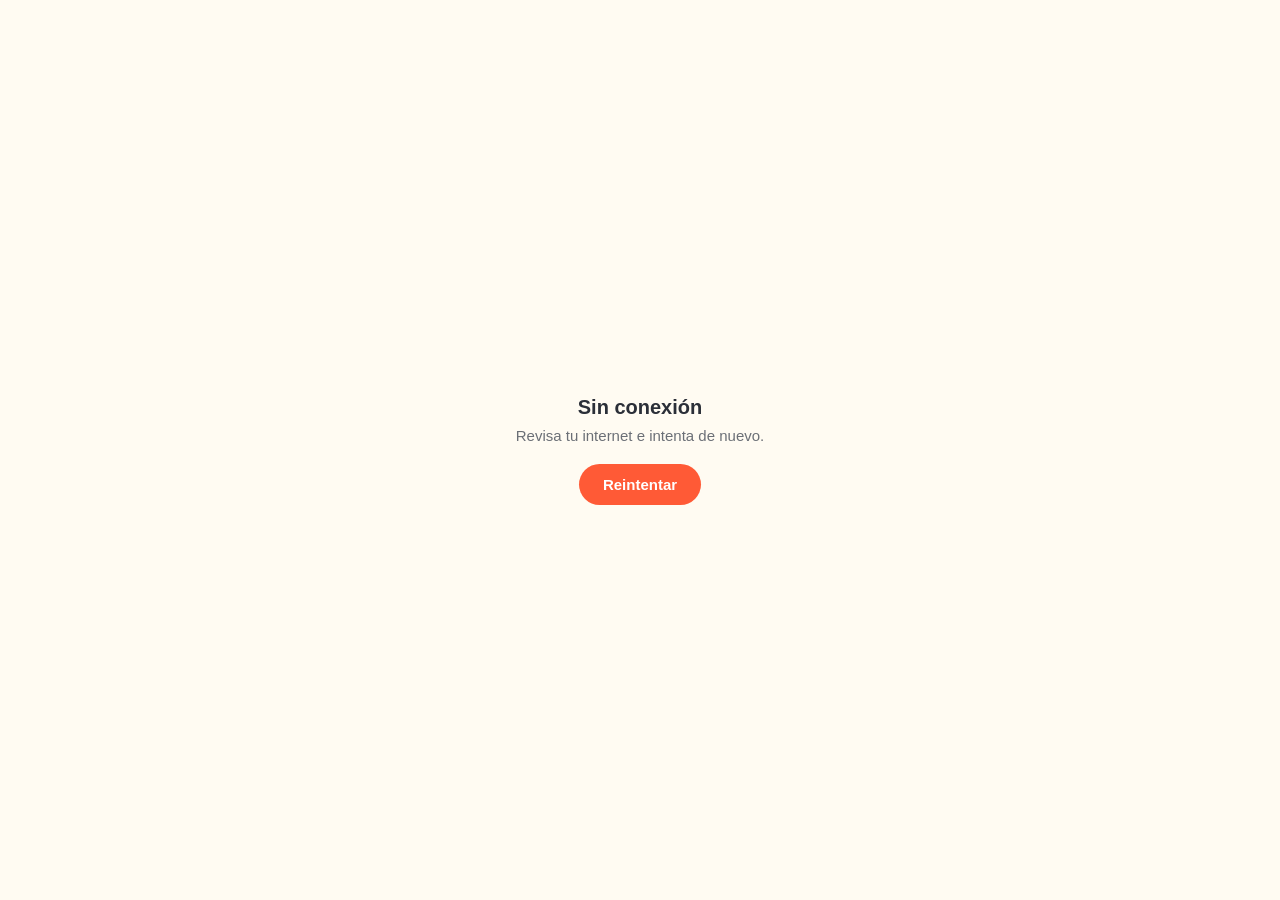
<file: app/offline.html>
<!doctype html>
<html lang="es">
<head>
<meta charset="utf-8">
<meta name="viewport" content="width=device-width, initial-scale=1">
<title>Sin conexión — Lemus Store</title>
<style>
  html, body { margin: 0; height: 100%; }
  body {
    display: flex; align-items: center; justify-content: center;
    background: #FFFBF2; color: #2B2F38;
    font-family: -apple-system, BlinkMacSystemFont, "Segoe UI", Roboto, Helvetica, Arial, sans-serif;
    text-align: center; padding: 24px; box-sizing: border-box;
  }
  .card { max-width: 360px; }
  h1 { font-size: 20px; margin: 0 0 8px; }
  p { font-size: 15px; color: #6B6F76; margin: 0 0 20px; }
  button {
    font: inherit; font-weight: 600; font-size: 15px;
    background: #FF5A36; color: #fff; border: none;
    padding: 12px 24px; border-radius: 999px; cursor: pointer;
  }
  button:active { opacity: 0.85; }
</style>
</head>
<body>
  <div class="card">
    <h1>Sin conexión</h1>
    <p>Revisa tu internet e intenta de nuevo.</p>
    <button onclick="location.reload()">Reintentar</button>
  </div>
</body>
</html>
</file>
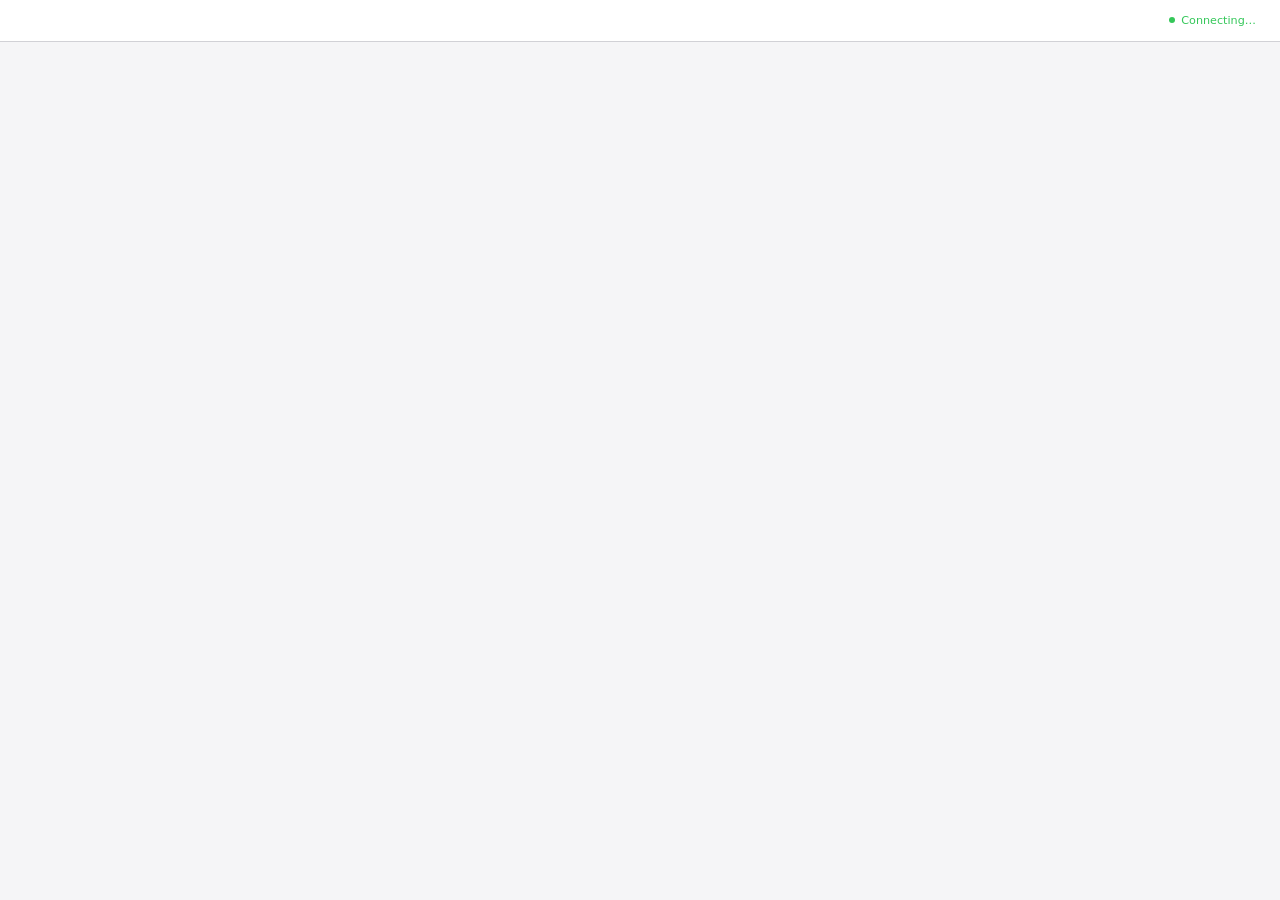
<file: .agents/skills/brainstorming/scripts/frame-template.html>
<!DOCTYPE html>
<html>
<head>
  <meta charset="utf-8">
  <title>Superpowers Brainstorming</title>
  <style>
    /*
     * BRAINSTORM COMPANION FRAME TEMPLATE
     *
     * This template provides a consistent frame with:
     * - OS-aware light/dark theming
     * - Header branding and connection status
     * - Scrollable main content area
     * - CSS helpers for common UI patterns
     *
     * Content is injected via placeholder comment in #frame-content.
     */

    * { box-sizing: border-box; margin: 0; padding: 0; }
    html, body { height: 100%; overflow: hidden; }

    /* ===== THEME VARIABLES ===== */
    :root {
      --bg-primary: #f5f5f7;
      --bg-secondary: #ffffff;
      --bg-tertiary: #e5e5e7;
      --border: #d1d1d6;
      --text-primary: #1d1d1f;
      --text-secondary: #86868b;
      --text-tertiary: #aeaeb2;
      --accent: #0071e3;
      --accent-hover: #0077ed;
      --success: #34c759;
      --warning: #ff9f0a;
      --error: #ff3b30;
      --selected-bg: #e8f4fd;
      --selected-border: #0071e3;
    }

    @media (prefers-color-scheme: dark) {
      :root {
        --bg-primary: #1d1d1f;
        --bg-secondary: #2d2d2f;
        --bg-tertiary: #3d3d3f;
        --border: #424245;
        --text-primary: #f5f5f7;
        --text-secondary: #86868b;
        --text-tertiary: #636366;
        --accent: #0a84ff;
        --accent-hover: #409cff;
        --selected-bg: rgba(10, 132, 255, 0.15);
        --selected-border: #0a84ff;
      }
    }

    body {
      font-family: system-ui, -apple-system, BlinkMacSystemFont, sans-serif;
      background: var(--bg-primary);
      color: var(--text-primary);
      display: flex;
      flex-direction: column;
      line-height: 1.5;
    }

    /* ===== FRAME STRUCTURE ===== */
    .brand { display: flex; align-items: center; min-width: 0; overflow: hidden; color: var(--text-secondary); line-height: 1; }
    .brand a { color: inherit; text-decoration: none; display: flex; align-items: center; gap: 0.5rem; min-width: 0; max-width: 100%; line-height: 1; }
    .brand-copy { display: block; min-width: 0; overflow: hidden; text-overflow: ellipsis; white-space: nowrap; line-height: 1; transform: translateY(-1px); }
    .brand-logo { display: block; height: 1em; width: auto; max-width: 180px; flex-shrink: 0; filter: invert(1); }
    @media (prefers-color-scheme: dark) {
      .brand-logo { filter: none; }
    }
    .status { font-size: 0.7rem; color: var(--status-color, var(--success)); display: flex; align-items: center; gap: 0.4rem; justify-self: end; white-space: nowrap; line-height: 1; }
    .status::before { content: ''; width: 6px; height: 6px; background: var(--status-color, var(--success)); border-radius: 50%; }

    .main { flex: 1; overflow-y: auto; }
    #frame-content { padding: 2rem; min-height: 100%; }

    .header {
      background: var(--bg-secondary);
      border-bottom: 1px solid var(--border);
      padding: 0.5rem 1.5rem;
      flex-shrink: 0;
      display: grid;
      grid-template-columns: minmax(0, 1fr) auto;
      align-items: center;
      gap: 1rem;
      min-height: 42px;
    }
    .header .brand { justify-self: start; width: 100%; font-size: 0.75rem; line-height: 1; }
    .header .status { grid-column: 2; line-height: 1; }
    .header span {
      font-size: 0.75rem;
      color: var(--text-secondary);
    }
    .header .selected-text {
      color: var(--accent);
      font-weight: 500;
    }

    /* ===== TYPOGRAPHY ===== */
    h2 { font-size: 1.5rem; font-weight: 600; margin-bottom: 0.5rem; }
    h3 { font-size: 1.1rem; font-weight: 600; margin-bottom: 0.25rem; }
    .subtitle { color: var(--text-secondary); margin-bottom: 1.5rem; }
    .section { margin-bottom: 2rem; }
    .label { font-size: 0.7rem; color: var(--text-secondary); text-transform: uppercase; letter-spacing: 0.05em; margin-bottom: 0.5rem; }

    /* ===== OPTIONS (for A/B/C choices) ===== */
    .options { display: flex; flex-direction: column; gap: 0.75rem; }
    .option {
      background: var(--bg-secondary);
      border: 2px solid var(--border);
      border-radius: 12px;
      padding: 1rem 1.25rem;
      cursor: pointer;
      transition: all 0.15s ease;
      display: flex;
      align-items: flex-start;
      gap: 1rem;
    }
    .option:hover { border-color: var(--accent); }
    .option.selected { background: var(--selected-bg); border-color: var(--selected-border); }
    .option .letter {
      background: var(--bg-tertiary);
      color: var(--text-secondary);
      width: 1.75rem; height: 1.75rem;
      border-radius: 6px;
      display: flex; align-items: center; justify-content: center;
      font-weight: 600; font-size: 0.85rem; flex-shrink: 0;
    }
    .option.selected .letter { background: var(--accent); color: white; }
    .option .content { flex: 1; }
    .option .content h3 { font-size: 0.95rem; margin-bottom: 0.15rem; }
    .option .content p { color: var(--text-secondary); font-size: 0.85rem; margin: 0; }

    /* ===== CARDS (for showing designs/mockups) ===== */
    .cards { display: grid; grid-template-columns: repeat(auto-fit, minmax(280px, 1fr)); gap: 1rem; }
    .card {
      background: var(--bg-secondary);
      border: 1px solid var(--border);
      border-radius: 12px;
      overflow: hidden;
      cursor: pointer;
      transition: all 0.15s ease;
    }
    .card:hover { border-color: var(--accent); transform: translateY(-2px); box-shadow: 0 4px 12px rgba(0,0,0,0.1); }
    .card.selected { border-color: var(--selected-border); border-width: 2px; }
    .card-image { background: var(--bg-tertiary); aspect-ratio: 16/10; display: flex; align-items: center; justify-content: center; }
    .card-body { padding: 1rem; }
    .card-body h3 { margin-bottom: 0.25rem; }
    .card-body p { color: var(--text-secondary); font-size: 0.85rem; }

    /* ===== MOCKUP CONTAINER ===== */
    .mockup {
      background: var(--bg-secondary);
      border: 1px solid var(--border);
      border-radius: 12px;
      overflow: hidden;
      margin-bottom: 1.5rem;
    }
    .mockup-header {
      background: var(--bg-tertiary);
      padding: 0.5rem 1rem;
      font-size: 0.75rem;
      color: var(--text-secondary);
      border-bottom: 1px solid var(--border);
    }
    .mockup-body { padding: 1.5rem; }

    /* ===== SPLIT VIEW (side-by-side comparison) ===== */
    .split { display: grid; grid-template-columns: 1fr 1fr; gap: 1.5rem; }
    @media (max-width: 700px) { .split { grid-template-columns: 1fr; } }

    /* ===== PROS/CONS ===== */
    .pros-cons { display: grid; grid-template-columns: 1fr 1fr; gap: 1rem; margin: 1rem 0; }
    .pros, .cons { background: var(--bg-secondary); border-radius: 8px; padding: 1rem; }
    .pros h4 { color: var(--success); font-size: 0.85rem; margin-bottom: 0.5rem; }
    .cons h4 { color: var(--error); font-size: 0.85rem; margin-bottom: 0.5rem; }
    .pros ul, .cons ul { margin-left: 1.25rem; font-size: 0.85rem; color: var(--text-secondary); }
    .pros li, .cons li { margin-bottom: 0.25rem; }

    /* ===== PLACEHOLDER (for mockup areas) ===== */
    .placeholder {
      background: var(--bg-tertiary);
      border: 2px dashed var(--border);
      border-radius: 8px;
      padding: 2rem;
      text-align: center;
      color: var(--text-tertiary);
    }

    /* ===== INLINE MOCKUP ELEMENTS ===== */
    .mock-nav { background: var(--accent); color: white; padding: 0.75rem 1rem; display: flex; gap: 1.5rem; font-size: 0.9rem; }
    .mock-sidebar { background: var(--bg-tertiary); padding: 1rem; min-width: 180px; }
    .mock-content { padding: 1.5rem; flex: 1; }
    .mock-button { background: var(--accent); color: white; border: none; padding: 0.5rem 1rem; border-radius: 6px; font-size: 0.85rem; }
    .mock-input { background: var(--bg-primary); border: 1px solid var(--border); border-radius: 6px; padding: 0.5rem; width: 100%; }
  </style>
</head>
<body>
  <div class="header">
    <!-- BRANDING -->
    <div class="status">Connecting…</div>
  </div>

  <div class="main">
    <div id="frame-content">
      <!-- CONTENT -->
    </div>
  </div>

</body>
</html>
</file>
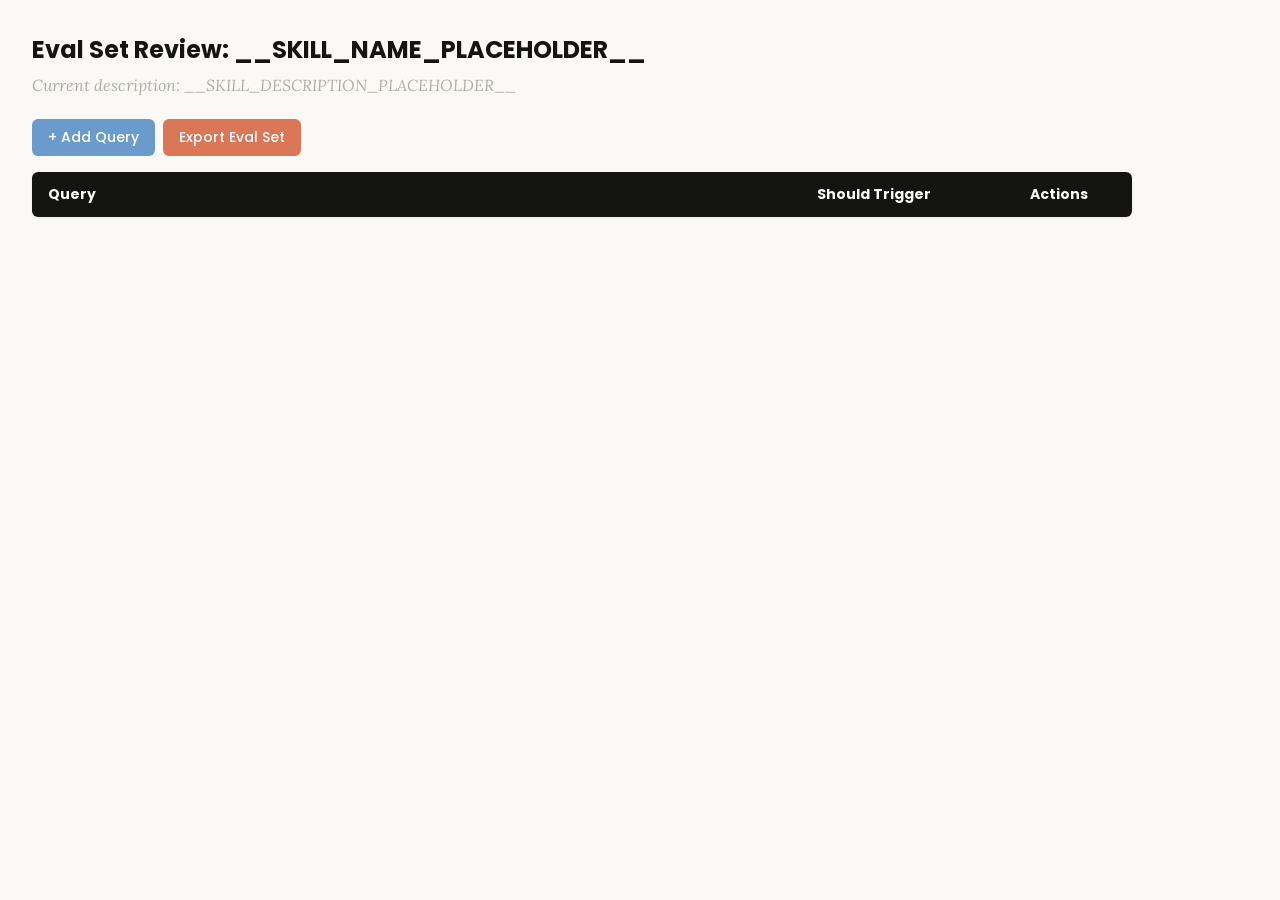
<file: .agents/skills/skill-creator/assets/eval_review.html>
<!DOCTYPE html>
<html lang="en">
<head>
  <meta charset="UTF-8">
  <meta name="viewport" content="width=device-width, initial-scale=1.0">
  <title>Eval Set Review - __SKILL_NAME_PLACEHOLDER__</title>
  <link rel="preconnect" href="https://fonts.googleapis.com">
  <link rel="preconnect" href="https://fonts.gstatic.com" crossorigin>
  <link href="https://fonts.googleapis.com/css2?family=Poppins:wght@500;600&family=Lora:wght@400;500&display=swap" rel="stylesheet">
  <style>
    * { box-sizing: border-box; margin: 0; padding: 0; }
    body { font-family: 'Lora', Georgia, serif; background: #faf9f5; padding: 2rem; color: #141413; }
    h1 { font-family: 'Poppins', sans-serif; margin-bottom: 0.5rem; font-size: 1.5rem; }
    .description { color: #b0aea5; margin-bottom: 1.5rem; font-style: italic; max-width: 900px; }
    .controls { margin-bottom: 1rem; display: flex; gap: 0.5rem; }
    .btn { font-family: 'Poppins', sans-serif; padding: 0.5rem 1rem; border: none; border-radius: 6px; cursor: pointer; font-size: 0.875rem; font-weight: 500; }
    .btn-add { background: #6a9bcc; color: white; }
    .btn-add:hover { background: #5889b8; }
    .btn-export { background: #d97757; color: white; }
    .btn-export:hover { background: #c4613f; }
    table { width: 100%; max-width: 1100px; border-collapse: collapse; background: white; border-radius: 6px; overflow: hidden; box-shadow: 0 1px 3px rgba(0,0,0,0.08); }
    th { font-family: 'Poppins', sans-serif; background: #141413; color: #faf9f5; padding: 0.75rem 1rem; text-align: left; font-size: 0.875rem; }
    td { padding: 0.75rem 1rem; border-bottom: 1px solid #e8e6dc; vertical-align: top; }
    tr:nth-child(even) td { background: #faf9f5; }
    tr:hover td { background: #f3f1ea; }
    .section-header td { background: #e8e6dc; font-family: 'Poppins', sans-serif; font-weight: 500; font-size: 0.8rem; color: #141413; text-transform: uppercase; letter-spacing: 0.05em; }
    .query-input { width: 100%; padding: 0.4rem; border: 1px solid #e8e6dc; border-radius: 4px; font-size: 0.875rem; font-family: 'Lora', Georgia, serif; resize: vertical; min-height: 60px; }
    .query-input:focus { outline: none; border-color: #d97757; box-shadow: 0 0 0 2px rgba(217,119,87,0.15); }
    .toggle { position: relative; display: inline-block; width: 44px; height: 24px; }
    .toggle input { opacity: 0; width: 0; height: 0; }
    .toggle .slider { position: absolute; inset: 0; background: #b0aea5; border-radius: 24px; cursor: pointer; transition: 0.2s; }
    .toggle .slider::before { content: ""; position: absolute; width: 18px; height: 18px; left: 3px; bottom: 3px; background: white; border-radius: 50%; transition: 0.2s; }
    .toggle input:checked + .slider { background: #d97757; }
    .toggle input:checked + .slider::before { transform: translateX(20px); }
    .btn-delete { background: #c44; color: white; padding: 0.3rem 0.6rem; border: none; border-radius: 4px; cursor: pointer; font-size: 0.75rem; font-family: 'Poppins', sans-serif; }
    .btn-delete:hover { background: #a33; }
    .summary { margin-top: 1rem; color: #b0aea5; font-size: 0.875rem; }
  </style>
</head>
<body>
  <h1>Eval Set Review: <span id="skill-name">__SKILL_NAME_PLACEHOLDER__</span></h1>
  <p class="description">Current description: <span id="skill-desc">__SKILL_DESCRIPTION_PLACEHOLDER__</span></p>

  <div class="controls">
    <button class="btn btn-add" onclick="addRow()">+ Add Query</button>
    <button class="btn btn-export" onclick="exportEvalSet()">Export Eval Set</button>
  </div>

  <table>
    <thead>
      <tr>
        <th style="width:65%">Query</th>
        <th style="width:18%">Should Trigger</th>
        <th style="width:10%">Actions</th>
      </tr>
    </thead>
    <tbody id="eval-body"></tbody>
  </table>

  <p class="summary" id="summary"></p>

  <script>
    const EVAL_DATA = __EVAL_DATA_PLACEHOLDER__;

    let evalItems = [...EVAL_DATA];

    function render() {
      const tbody = document.getElementById('eval-body');
      tbody.innerHTML = '';

      // Sort: should-trigger first, then should-not-trigger
      const sorted = evalItems
        .map((item, origIdx) => ({ ...item, origIdx }))
        .sort((a, b) => (b.should_trigger ? 1 : 0) - (a.should_trigger ? 1 : 0));

      let lastGroup = null;
      sorted.forEach(item => {
        const group = item.should_trigger ? 'trigger' : 'no-trigger';
        if (group !== lastGroup) {
          const headerRow = document.createElement('tr');
          headerRow.className = 'section-header';
          headerRow.innerHTML = `<td colspan="3">${item.should_trigger ? 'Should Trigger' : 'Should NOT Trigger'}</td>`;
          tbody.appendChild(headerRow);
          lastGroup = group;
        }

        const idx = item.origIdx;
        const tr = document.createElement('tr');
        tr.innerHTML = `
          <td><textarea class="query-input" onchange="updateQuery(${idx}, this.value)">${escapeHtml(item.query)}</textarea></td>
          <td>
            <label class="toggle">
              <input type="checkbox" ${item.should_trigger ? 'checked' : ''} onchange="updateTrigger(${idx}, this.checked)">
              <span class="slider"></span>
            </label>
            <span style="margin-left:8px;font-size:0.8rem;color:#b0aea5">${item.should_trigger ? 'Yes' : 'No'}</span>
          </td>
          <td><button class="btn-delete" onclick="deleteRow(${idx})">Delete</button></td>
        `;
        tbody.appendChild(tr);
      });
      updateSummary();
    }

    function escapeHtml(text) {
      const div = document.createElement('div');
      div.textContent = text;
      return div.innerHTML;
    }

    function updateQuery(idx, value) { evalItems[idx].query = value; updateSummary(); }
    function updateTrigger(idx, value) { evalItems[idx].should_trigger = value; render(); }
    function deleteRow(idx) { evalItems.splice(idx, 1); render(); }

    function addRow() {
      evalItems.push({ query: '', should_trigger: true });
      render();
      const inputs = document.querySelectorAll('.query-input');
      inputs[inputs.length - 1].focus();
    }

    function updateSummary() {
      const trigger = evalItems.filter(i => i.should_trigger).length;
      const noTrigger = evalItems.filter(i => !i.should_trigger).length;
      document.getElementById('summary').textContent =
        `${evalItems.length} queries total: ${trigger} should trigger, ${noTrigger} should not trigger`;
    }

    function exportEvalSet() {
      const valid = evalItems.filter(i => i.query.trim() !== '');
      const data = valid.map(i => ({ query: i.query.trim(), should_trigger: i.should_trigger }));
      const blob = new Blob([JSON.stringify(data, null, 2)], { type: 'application/json' });
      const url = URL.createObjectURL(blob);
      const a = document.createElement('a');
      a.href = url;
      a.download = 'eval_set.json';
      document.body.appendChild(a);
      a.click();
      document.body.removeChild(a);
      URL.revokeObjectURL(url);
    }

    render();
  </script>
</body>
</html>
</file>
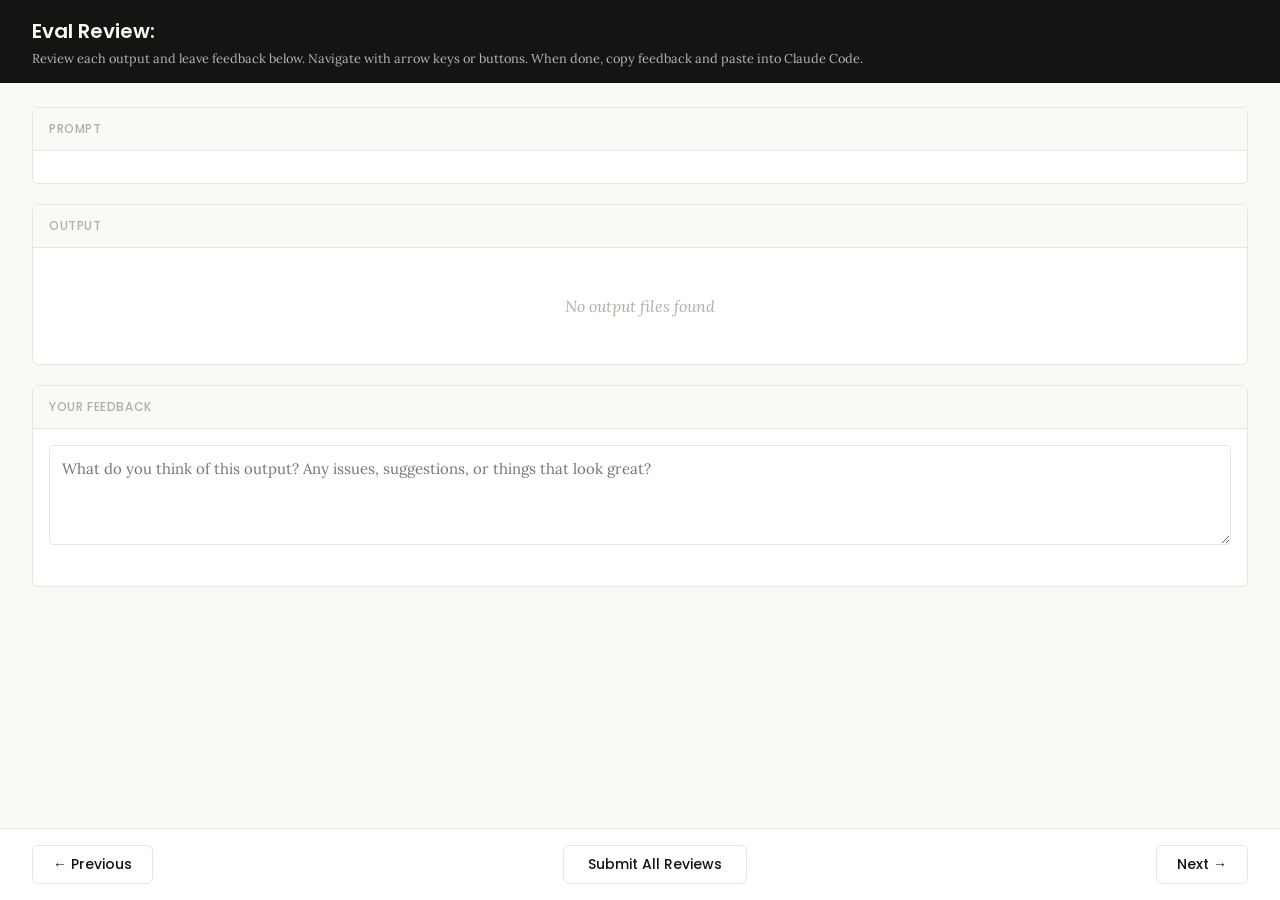
<file: .agents/skills/skill-creator/eval-viewer/viewer.html>
<!DOCTYPE html>
<html lang="en">
<head>
  <meta charset="UTF-8">
  <meta name="viewport" content="width=device-width, initial-scale=1.0">
  <title>Eval Review</title>
  <link rel="preconnect" href="https://fonts.googleapis.com">
  <link rel="preconnect" href="https://fonts.gstatic.com" crossorigin>
  <link href="https://fonts.googleapis.com/css2?family=Poppins:wght@500;600&family=Lora:wght@400;500&display=swap" rel="stylesheet">
  <script src="https://cdn.sheetjs.com/xlsx-0.20.3/package/dist/xlsx.full.min.js" integrity="sha384-EnyY0/GSHQGSxSgMwaIPzSESbqoOLSexfnSMN2AP+39Ckmn92stwABZynq1JyzdT" crossorigin="anonymous"></script>
  <style>
    :root {
      --bg: #faf9f5;
      --surface: #ffffff;
      --border: #e8e6dc;
      --text: #141413;
      --text-muted: #b0aea5;
      --accent: #d97757;
      --accent-hover: #c4613f;
      --green: #788c5d;
      --green-bg: #eef2e8;
      --red: #c44;
      --red-bg: #fceaea;
      --header-bg: #141413;
      --header-text: #faf9f5;
      --radius: 6px;
    }

    * { box-sizing: border-box; margin: 0; padding: 0; }

    body {
      font-family: 'Lora', Georgia, serif;
      background: var(--bg);
      color: var(--text);
      height: 100vh;
      display: flex;
      flex-direction: column;
    }

    /* ---- Header ---- */
    .header {
      background: var(--header-bg);
      color: var(--header-text);
      padding: 1rem 2rem;
      display: flex;
      justify-content: space-between;
      align-items: center;
      flex-shrink: 0;
    }
    .header h1 {
      font-family: 'Poppins', sans-serif;
      font-size: 1.25rem;
      font-weight: 600;
    }
    .header .instructions {
      font-size: 0.8rem;
      opacity: 0.7;
      margin-top: 0.25rem;
    }
    .header .progress {
      font-size: 0.875rem;
      opacity: 0.8;
      text-align: right;
    }

    /* ---- Main content ---- */
    .main {
      flex: 1;
      overflow-y: auto;
      padding: 1.5rem 2rem;
      display: flex;
      flex-direction: column;
      gap: 1.25rem;
    }

    /* ---- Sections ---- */
    .section {
      background: var(--surface);
      border: 1px solid var(--border);
      border-radius: var(--radius);
      flex-shrink: 0;
    }
    .section-header {
      font-family: 'Poppins', sans-serif;
      padding: 0.75rem 1rem;
      font-size: 0.75rem;
      font-weight: 500;
      text-transform: uppercase;
      letter-spacing: 0.05em;
      color: var(--text-muted);
      border-bottom: 1px solid var(--border);
      background: var(--bg);
    }
    .section-body {
      padding: 1rem;
    }

    /* ---- Config badge ---- */
    .config-badge {
      display: inline-block;
      padding: 0.2rem 0.625rem;
      border-radius: 9999px;
      font-family: 'Poppins', sans-serif;
      font-size: 0.6875rem;
      font-weight: 600;
      text-transform: uppercase;
      letter-spacing: 0.03em;
      margin-left: 0.75rem;
      vertical-align: middle;
    }
    .config-badge.config-primary {
      background: rgba(33, 150, 243, 0.12);
      color: #1976d2;
    }
    .config-badge.config-baseline {
      background: rgba(255, 193, 7, 0.15);
      color: #f57f17;
    }

    /* ---- Prompt ---- */
    .prompt-text {
      white-space: pre-wrap;
      font-size: 0.9375rem;
      line-height: 1.6;
    }

    /* ---- Outputs ---- */
    .output-file {
      border: 1px solid var(--border);
      border-radius: var(--radius);
      overflow: hidden;
    }
    .output-file + .output-file {
      margin-top: 1rem;
    }
    .output-file-header {
      padding: 0.5rem 0.75rem;
      font-size: 0.8rem;
      font-weight: 600;
      color: var(--text-muted);
      background: var(--bg);
      border-bottom: 1px solid var(--border);
      font-family: 'SF Mono', SFMono-Regular, Consolas, 'Liberation Mono', Menlo, monospace;
      display: flex;
      justify-content: space-between;
      align-items: center;
    }
    .output-file-header .dl-btn {
      font-size: 0.7rem;
      color: var(--accent);
      text-decoration: none;
      cursor: pointer;
      font-family: -apple-system, BlinkMacSystemFont, 'Segoe UI', sans-serif;
      font-weight: 500;
      opacity: 0.8;
    }
    .output-file-header .dl-btn:hover {
      opacity: 1;
      text-decoration: underline;
    }
    .output-file-content {
      padding: 0.75rem;
      overflow-x: auto;
    }
    .output-file-content pre {
      font-size: 0.8125rem;
      line-height: 1.5;
      white-space: pre-wrap;
      word-break: break-word;
      font-family: 'SF Mono', SFMono-Regular, Consolas, 'Liberation Mono', Menlo, monospace;
    }
    .output-file-content img {
      max-width: 100%;
      height: auto;
      border-radius: 4px;
    }
    .output-file-content iframe {
      width: 100%;
      height: 600px;
      border: none;
    }
    .output-file-content table {
      border-collapse: collapse;
      font-size: 0.8125rem;
      width: 100%;
    }
    .output-file-content table td,
    .output-file-content table th {
      border: 1px solid var(--border);
      padding: 0.375rem 0.5rem;
      text-align: left;
    }
    .output-file-content table th {
      background: var(--bg);
      font-weight: 600;
    }
    .output-file-content .download-link {
      display: inline-flex;
      align-items: center;
      gap: 0.5rem;
      padding: 0.5rem 1rem;
      background: var(--bg);
      border: 1px solid var(--border);
      border-radius: 4px;
      color: var(--accent);
      text-decoration: none;
      font-size: 0.875rem;
      cursor: pointer;
    }
    .output-file-content .download-link:hover {
      background: var(--border);
    }
    .empty-state {
      color: var(--text-muted);
      font-style: italic;
      padding: 2rem;
      text-align: center;
    }

    /* ---- Feedback ---- */
    .prev-feedback {
      background: var(--bg);
      border: 1px solid var(--border);
      border-radius: 4px;
      padding: 0.625rem 0.75rem;
      margin-top: 0.75rem;
      font-size: 0.8125rem;
      color: var(--text-muted);
      line-height: 1.5;
    }
    .prev-feedback-label {
      font-size: 0.7rem;
      font-weight: 600;
      text-transform: uppercase;
      letter-spacing: 0.04em;
      margin-bottom: 0.25rem;
      color: var(--text-muted);
    }
    .feedback-textarea {
      width: 100%;
      min-height: 100px;
      padding: 0.75rem;
      border: 1px solid var(--border);
      border-radius: 4px;
      font-family: inherit;
      font-size: 0.9375rem;
      line-height: 1.5;
      resize: vertical;
      color: var(--text);
    }
    .feedback-textarea:focus {
      outline: none;
      border-color: var(--accent);
      box-shadow: 0 0 0 3px rgba(37, 99, 235, 0.1);
    }
    .feedback-status {
      font-size: 0.75rem;
      color: var(--text-muted);
      margin-top: 0.5rem;
      min-height: 1.1em;
    }

    /* ---- Grades (collapsible) ---- */
    .grades-toggle {
      display: flex;
      align-items: center;
      cursor: pointer;
      user-select: none;
    }
    .grades-toggle:hover {
      color: var(--accent);
    }
    .grades-toggle .arrow {
      margin-right: 0.5rem;
      transition: transform 0.15s;
      font-size: 0.75rem;
    }
    .grades-toggle .arrow.open {
      transform: rotate(90deg);
    }
    .grades-content {
      display: none;
      margin-top: 0.75rem;
    }
    .grades-content.open {
      display: block;
    }
    .grades-summary {
      font-size: 0.875rem;
      margin-bottom: 0.75rem;
      display: flex;
      align-items: center;
      gap: 0.5rem;
    }
    .grade-badge {
      display: inline-block;
      padding: 0.125rem 0.5rem;
      border-radius: 9999px;
      font-size: 0.75rem;
      font-weight: 600;
    }
    .grade-pass { background: var(--green-bg); color: var(--green); }
    .grade-fail { background: var(--red-bg); color: var(--red); }
    .assertion-list {
      list-style: none;
    }
    .assertion-item {
      padding: 0.625rem 0;
      border-bottom: 1px solid var(--border);
      font-size: 0.8125rem;
    }
    .assertion-item:last-child { border-bottom: none; }
    .assertion-status {
      font-weight: 600;
      margin-right: 0.5rem;
    }
    .assertion-status.pass { color: var(--green); }
    .assertion-status.fail { color: var(--red); }
    .assertion-evidence {
      color: var(--text-muted);
      font-size: 0.75rem;
      margin-top: 0.25rem;
      padding-left: 1.5rem;
    }

    /* ---- View tabs ---- */
    .view-tabs {
      display: flex;
      gap: 0;
      padding: 0 2rem;
      background: var(--bg);
      border-bottom: 1px solid var(--border);
      flex-shrink: 0;
    }
    .view-tab {
      font-family: 'Poppins', sans-serif;
      padding: 0.625rem 1.25rem;
      font-size: 0.8125rem;
      font-weight: 500;
      cursor: pointer;
      border: none;
      background: none;
      color: var(--text-muted);
      border-bottom: 2px solid transparent;
      transition: all 0.15s;
    }
    .view-tab:hover { color: var(--text); }
    .view-tab.active {
      color: var(--accent);
      border-bottom-color: var(--accent);
    }
    .view-panel { display: none; }
    .view-panel.active { display: flex; flex-direction: column; flex: 1; overflow: hidden; }

    /* ---- Benchmark view ---- */
    .benchmark-view {
      padding: 1.5rem 2rem;
      overflow-y: auto;
      flex: 1;
    }
    .benchmark-table {
      border-collapse: collapse;
      background: var(--surface);
      border: 1px solid var(--border);
      border-radius: var(--radius);
      font-size: 0.8125rem;
      width: 100%;
      margin-bottom: 1.5rem;
    }
    .benchmark-table th, .benchmark-table td {
      padding: 0.625rem 0.75rem;
      text-align: left;
      border: 1px solid var(--border);
    }
    .benchmark-table th {
      font-family: 'Poppins', sans-serif;
      background: var(--header-bg);
      color: var(--header-text);
      font-weight: 500;
      font-size: 0.75rem;
      text-transform: uppercase;
      letter-spacing: 0.04em;
    }
    .benchmark-table tr:hover { background: var(--bg); }
    .benchmark-table tr.benchmark-row-with { background: rgba(33, 150, 243, 0.06); }
    .benchmark-table tr.benchmark-row-without { background: rgba(255, 193, 7, 0.06); }
    .benchmark-table tr.benchmark-row-with:hover { background: rgba(33, 150, 243, 0.12); }
    .benchmark-table tr.benchmark-row-without:hover { background: rgba(255, 193, 7, 0.12); }
    .benchmark-table tr.benchmark-row-avg { font-weight: 600; border-top: 2px solid var(--border); }
    .benchmark-table tr.benchmark-row-avg.benchmark-row-with { background: rgba(33, 150, 243, 0.12); }
    .benchmark-table tr.benchmark-row-avg.benchmark-row-without { background: rgba(255, 193, 7, 0.12); }
    .benchmark-delta-positive { color: var(--green); font-weight: 600; }
    .benchmark-delta-negative { color: var(--red); font-weight: 600; }
    .benchmark-notes {
      background: var(--surface);
      border: 1px solid var(--border);
      border-radius: var(--radius);
      padding: 1rem;
    }
    .benchmark-notes h3 {
      font-family: 'Poppins', sans-serif;
      font-size: 0.875rem;
      margin-bottom: 0.75rem;
    }
    .benchmark-notes ul {
      list-style: disc;
      padding-left: 1.25rem;
    }
    .benchmark-notes li {
      font-size: 0.8125rem;
      line-height: 1.6;
      margin-bottom: 0.375rem;
    }
    .benchmark-empty {
      color: var(--text-muted);
      font-style: italic;
      text-align: center;
      padding: 3rem;
    }

    /* ---- Navigation ---- */
    .nav {
      display: flex;
      justify-content: space-between;
      align-items: center;
      padding: 1rem 2rem;
      border-top: 1px solid var(--border);
      background: var(--surface);
      flex-shrink: 0;
    }
    .nav-btn {
      font-family: 'Poppins', sans-serif;
      padding: 0.5rem 1.25rem;
      border: 1px solid var(--border);
      border-radius: var(--radius);
      background: var(--surface);
      cursor: pointer;
      font-size: 0.875rem;
      font-weight: 500;
      color: var(--text);
      transition: all 0.15s;
    }
    .nav-btn:hover:not(:disabled) {
      background: var(--bg);
      border-color: var(--text-muted);
    }
    .nav-btn:disabled {
      opacity: 0.4;
      cursor: not-allowed;
    }
    .done-btn {
      font-family: 'Poppins', sans-serif;
      padding: 0.5rem 1.5rem;
      border: 1px solid var(--border);
      border-radius: var(--radius);
      background: var(--surface);
      color: var(--text);
      cursor: pointer;
      font-size: 0.875rem;
      font-weight: 500;
      transition: all 0.15s;
    }
    .done-btn:hover {
      background: var(--bg);
      border-color: var(--text-muted);
    }
    .done-btn.ready {
      border: none;
      background: var(--accent);
      color: white;
      font-weight: 600;
    }
    .done-btn.ready:hover {
      background: var(--accent-hover);
    }
    /* ---- Done overlay ---- */
    .done-overlay {
      display: none;
      position: fixed;
      inset: 0;
      background: rgba(0, 0, 0, 0.5);
      z-index: 100;
      justify-content: center;
      align-items: center;
    }
    .done-overlay.visible {
      display: flex;
    }
    .done-card {
      background: var(--surface);
      border-radius: 12px;
      padding: 2rem 3rem;
      text-align: center;
      box-shadow: 0 20px 60px rgba(0, 0, 0, 0.3);
      max-width: 500px;
    }
    .done-card h2 {
      font-size: 1.5rem;
      margin-bottom: 0.5rem;
    }
    .done-card p {
      color: var(--text-muted);
      margin-bottom: 1.5rem;
      line-height: 1.5;
    }
    .done-card .btn-row {
      display: flex;
      gap: 0.5rem;
      justify-content: center;
    }
    .done-card button {
      padding: 0.5rem 1.25rem;
      border: 1px solid var(--border);
      border-radius: var(--radius);
      background: var(--surface);
      cursor: pointer;
      font-size: 0.875rem;
    }
    .done-card button:hover {
      background: var(--bg);
    }
    /* ---- Toast ---- */
    .toast {
      position: fixed;
      bottom: 5rem;
      left: 50%;
      transform: translateX(-50%);
      background: var(--header-bg);
      color: var(--header-text);
      padding: 0.625rem 1.25rem;
      border-radius: var(--radius);
      font-size: 0.875rem;
      opacity: 0;
      transition: opacity 0.3s;
      pointer-events: none;
      z-index: 200;
    }
    .toast.visible {
      opacity: 1;
    }
  </style>
</head>
<body>
  <div id="app" style="height:100vh; display:flex; flex-direction:column;">
    <div class="header">
      <div>
        <h1>Eval Review: <span id="skill-name"></span></h1>
        <div class="instructions">Review each output and leave feedback below. Navigate with arrow keys or buttons. When done, copy feedback and paste into Claude Code.</div>
      </div>
      <div class="progress" id="progress"></div>
    </div>

    <!-- View tabs (only shown when benchmark data exists) -->
    <div class="view-tabs" id="view-tabs" style="display:none;">
      <button class="view-tab active" onclick="switchView('outputs')">Outputs</button>
      <button class="view-tab" onclick="switchView('benchmark')">Benchmark</button>
    </div>

    <!-- Outputs panel (qualitative review) -->
    <div class="view-panel active" id="panel-outputs">
    <div class="main">
      <!-- Prompt -->
      <div class="section">
        <div class="section-header">Prompt <span class="config-badge" id="config-badge" style="display:none;"></span></div>
        <div class="section-body">
          <div class="prompt-text" id="prompt-text"></div>
        </div>
      </div>

      <!-- Outputs -->
      <div class="section">
        <div class="section-header">Output</div>
        <div class="section-body" id="outputs-body">
          <div class="empty-state">No output files found</div>
        </div>
      </div>

      <!-- Previous Output (collapsible) -->
      <div class="section" id="prev-outputs-section" style="display:none;">
        <div class="section-header">
          <div class="grades-toggle" onclick="togglePrevOutputs()">
            <span class="arrow" id="prev-outputs-arrow">&#9654;</span>
            Previous Output
          </div>
        </div>
        <div class="grades-content" id="prev-outputs-content"></div>
      </div>

      <!-- Grades (collapsible) -->
      <div class="section" id="grades-section" style="display:none;">
        <div class="section-header">
          <div class="grades-toggle" onclick="toggleGrades()">
            <span class="arrow" id="grades-arrow">&#9654;</span>
            Formal Grades
          </div>
        </div>
        <div class="grades-content" id="grades-content"></div>
      </div>

      <!-- Feedback -->
      <div class="section">
        <div class="section-header">Your Feedback</div>
        <div class="section-body">
          <textarea
            class="feedback-textarea"
            id="feedback"
            placeholder="What do you think of this output? Any issues, suggestions, or things that look great?"
          ></textarea>
          <div class="feedback-status" id="feedback-status"></div>
          <div class="prev-feedback" id="prev-feedback" style="display:none;">
            <div class="prev-feedback-label">Previous feedback</div>
            <div id="prev-feedback-text"></div>
          </div>
        </div>
      </div>
    </div>

    <div class="nav" id="outputs-nav">
      <button class="nav-btn" id="prev-btn" onclick="navigate(-1)">&#8592; Previous</button>
      <button class="done-btn" id="done-btn" onclick="showDoneDialog()">Submit All Reviews</button>
      <button class="nav-btn" id="next-btn" onclick="navigate(1)">Next &#8594;</button>
    </div>
    </div><!-- end panel-outputs -->

    <!-- Benchmark panel (quantitative stats) -->
    <div class="view-panel" id="panel-benchmark">
      <div class="benchmark-view" id="benchmark-content">
        <div class="benchmark-empty">No benchmark data available. Run a benchmark to see quantitative results here.</div>
      </div>
    </div>
  </div>

  <!-- Done overlay -->
  <div class="done-overlay" id="done-overlay">
    <div class="done-card">
      <h2>Review Complete</h2>
      <p>Your feedback has been saved. Go back to your Claude Code session and tell Claude you're done reviewing.</p>
      <div class="btn-row">
        <button onclick="closeDoneDialog()">OK</button>
      </div>
    </div>
  </div>

  <!-- Toast -->
  <div class="toast" id="toast"></div>

  <script>
    // ---- Embedded data (injected by generate_review.py) ----
    /*__EMBEDDED_DATA__*/

    // ---- State ----
    let feedbackMap = {};  // run_id -> feedback text
    let currentIndex = 0;
    let visitedRuns = new Set();

    // ---- Init ----
    async function init() {
      // Load saved feedback from server — but only if this isn't a fresh
      // iteration (indicated by previous_feedback being present). When
      // previous feedback exists, the feedback.json on disk is stale from
      // the prior iteration and should not pre-fill the textareas.
      const hasPrevious = Object.keys(EMBEDDED_DATA.previous_feedback || {}).length > 0
        || Object.keys(EMBEDDED_DATA.previous_outputs || {}).length > 0;
      if (!hasPrevious) {
        try {
          const resp = await fetch("/api/feedback");
          const data = await resp.json();
          if (data.reviews) {
            for (const r of data.reviews) feedbackMap[r.run_id] = r.feedback;
          }
        } catch { /* first run, no feedback yet */ }
      }

      document.getElementById("skill-name").textContent = EMBEDDED_DATA.skill_name;
      showRun(0);

      // Wire up feedback auto-save
      const textarea = document.getElementById("feedback");
      let saveTimeout = null;
      textarea.addEventListener("input", () => {
        clearTimeout(saveTimeout);
        document.getElementById("feedback-status").textContent = "";
        saveTimeout = setTimeout(() => saveCurrentFeedback(), 800);
      });
    }

    // ---- Navigation ----
    function navigate(delta) {
      const newIndex = currentIndex + delta;
      if (newIndex >= 0 && newIndex < EMBEDDED_DATA.runs.length) {
        saveCurrentFeedback();
        showRun(newIndex);
      }
    }

    function updateNavButtons() {
      document.getElementById("prev-btn").disabled = currentIndex === 0;
      document.getElementById("next-btn").disabled =
        currentIndex === EMBEDDED_DATA.runs.length - 1;
    }

    // ---- Show a run ----
    function showRun(index) {
      currentIndex = index;
      const run = EMBEDDED_DATA.runs[index];

      // Progress
      document.getElementById("progress").textContent =
        `${index + 1} of ${EMBEDDED_DATA.runs.length}`;

      // Prompt
      document.getElementById("prompt-text").textContent = run.prompt;

      // Config badge
      const badge = document.getElementById("config-badge");
      const configMatch = run.id.match(/(with_skill|without_skill|new_skill|old_skill)/);
      if (configMatch) {
        const config = configMatch[1];
        const isBaseline = config === "without_skill" || config === "old_skill";
        badge.textContent = config.replace(/_/g, " ");
        badge.className = "config-badge " + (isBaseline ? "config-baseline" : "config-primary");
        badge.style.display = "inline-block";
      } else {
        badge.style.display = "none";
      }

      // Outputs
      renderOutputs(run);

      // Previous outputs
      renderPrevOutputs(run);

      // Grades
      renderGrades(run);

      // Previous feedback
      const prevFb = (EMBEDDED_DATA.previous_feedback || {})[run.id];
      const prevEl = document.getElementById("prev-feedback");
      if (prevFb) {
        document.getElementById("prev-feedback-text").textContent = prevFb;
        prevEl.style.display = "block";
      } else {
        prevEl.style.display = "none";
      }

      // Feedback
      document.getElementById("feedback").value = feedbackMap[run.id] || "";
      document.getElementById("feedback-status").textContent = "";

      updateNavButtons();

      // Track visited runs and promote done button when all visited
      visitedRuns.add(index);
      const doneBtn = document.getElementById("done-btn");
      if (visitedRuns.size >= EMBEDDED_DATA.runs.length) {
        doneBtn.classList.add("ready");
      }

      // Scroll main content to top
      document.querySelector(".main").scrollTop = 0;
    }

    // ---- Render outputs ----
    function renderOutputs(run) {
      const container = document.getElementById("outputs-body");
      container.innerHTML = "";

      const outputs = run.outputs || [];
      if (outputs.length === 0) {
        container.innerHTML = '<div class="empty-state">No output files</div>';
        return;
      }

      for (const file of outputs) {
        const fileDiv = document.createElement("div");
        fileDiv.className = "output-file";

        // Always show file header with download link
        const header = document.createElement("div");
        header.className = "output-file-header";
        const nameSpan = document.createElement("span");
        nameSpan.textContent = file.name;
        header.appendChild(nameSpan);
        const dlBtn = document.createElement("a");
        dlBtn.className = "dl-btn";
        dlBtn.textContent = "Download";
        dlBtn.download = file.name;
        dlBtn.href = getDownloadUri(file);
        header.appendChild(dlBtn);
        fileDiv.appendChild(header);

        const content = document.createElement("div");
        content.className = "output-file-content";

        if (file.type === "text") {
          const pre = document.createElement("pre");
          pre.textContent = file.content;
          content.appendChild(pre);
        } else if (file.type === "image") {
          const img = document.createElement("img");
          img.src = file.data_uri;
          img.alt = file.name;
          content.appendChild(img);
        } else if (file.type === "pdf") {
          const iframe = document.createElement("iframe");
          iframe.src = file.data_uri;
          content.appendChild(iframe);
        } else if (file.type === "xlsx") {
          renderXlsx(content, file.data_b64);
        } else if (file.type === "binary") {
          const a = document.createElement("a");
          a.className = "download-link";
          a.href = file.data_uri;
          a.download = file.name;
          a.textContent = "Download " + file.name;
          content.appendChild(a);
        } else if (file.type === "error") {
          const pre = document.createElement("pre");
          pre.textContent = file.content;
          pre.style.color = "var(--red)";
          content.appendChild(pre);
        }

        fileDiv.appendChild(content);
        container.appendChild(fileDiv);
      }
    }

    // ---- XLSX rendering via SheetJS ----
    function renderXlsx(container, b64Data) {
      try {
        const raw = Uint8Array.from(atob(b64Data), c => c.charCodeAt(0));
        const wb = XLSX.read(raw, { type: "array" });

        for (let i = 0; i < wb.SheetNames.length; i++) {
          const sheetName = wb.SheetNames[i];
          const ws = wb.Sheets[sheetName];

          if (wb.SheetNames.length > 1) {
            const sheetLabel = document.createElement("div");
            sheetLabel.style.cssText =
              "font-weight:600; font-size:0.8rem; color:#b0aea5; margin-top:0.5rem; margin-bottom:0.25rem;";
            sheetLabel.textContent = "Sheet: " + sheetName;
            container.appendChild(sheetLabel);
          }

          const htmlStr = XLSX.utils.sheet_to_html(ws, { editable: false });
          const wrapper = document.createElement("div");
          wrapper.innerHTML = htmlStr;
          container.appendChild(wrapper);
        }
      } catch (err) {
        container.textContent = "Error rendering spreadsheet: " + err.message;
      }
    }

    // ---- Grades ----
    function renderGrades(run) {
      const section = document.getElementById("grades-section");
      const content = document.getElementById("grades-content");

      if (!run.grading) {
        section.style.display = "none";
        return;
      }

      const grading = run.grading;
      section.style.display = "block";
      // Reset to collapsed
      content.classList.remove("open");
      document.getElementById("grades-arrow").classList.remove("open");

      const summary = grading.summary || {};
      const expectations = grading.expectations || [];

      let html = '<div style="padding: 1rem;">';

      // Summary line
      const passRate = summary.pass_rate != null
        ? Math.round(summary.pass_rate * 100) + "%"
        : "?";
      const badgeClass = summary.pass_rate >= 0.8 ? "grade-pass" : summary.pass_rate >= 0.5 ? "" : "grade-fail";
      html += '<div class="grades-summary">';
      html += '<span class="grade-badge ' + badgeClass + '">' + passRate + '</span>';
      html += '<span>' + (summary.passed || 0) + ' passed, ' + (summary.failed || 0) + ' failed of ' + (summary.total || 0) + '</span>';
      html += '</div>';

      // Assertions list
      html += '<ul class="assertion-list">';
      for (const exp of expectations) {
        const statusClass = exp.passed ? "pass" : "fail";
        const statusIcon = exp.passed ? "\u2713" : "\u2717";
        html += '<li class="assertion-item">';
        html += '<span class="assertion-status ' + statusClass + '">' + statusIcon + '</span>';
        html += '<span>' + escapeHtml(exp.text) + '</span>';
        if (exp.evidence) {
          html += '<div class="assertion-evidence">' + escapeHtml(exp.evidence) + '</div>';
        }
        html += '</li>';
      }
      html += '</ul>';

      html += '</div>';
      content.innerHTML = html;
    }

    function toggleGrades() {
      const content = document.getElementById("grades-content");
      const arrow = document.getElementById("grades-arrow");
      content.classList.toggle("open");
      arrow.classList.toggle("open");
    }

    // ---- Previous outputs (collapsible) ----
    function renderPrevOutputs(run) {
      const section = document.getElementById("prev-outputs-section");
      const content = document.getElementById("prev-outputs-content");
      const prevOutputs = (EMBEDDED_DATA.previous_outputs || {})[run.id];

      if (!prevOutputs || prevOutputs.length === 0) {
        section.style.display = "none";
        return;
      }

      section.style.display = "block";
      // Reset to collapsed
      content.classList.remove("open");
      document.getElementById("prev-outputs-arrow").classList.remove("open");

      // Render the files into the content area
      content.innerHTML = "";
      const wrapper = document.createElement("div");
      wrapper.style.padding = "1rem";

      for (const file of prevOutputs) {
        const fileDiv = document.createElement("div");
        fileDiv.className = "output-file";

        const header = document.createElement("div");
        header.className = "output-file-header";
        const nameSpan = document.createElement("span");
        nameSpan.textContent = file.name;
        header.appendChild(nameSpan);
        const dlBtn = document.createElement("a");
        dlBtn.className = "dl-btn";
        dlBtn.textContent = "Download";
        dlBtn.download = file.name;
        dlBtn.href = getDownloadUri(file);
        header.appendChild(dlBtn);
        fileDiv.appendChild(header);

        const fc = document.createElement("div");
        fc.className = "output-file-content";

        if (file.type === "text") {
          const pre = document.createElement("pre");
          pre.textContent = file.content;
          fc.appendChild(pre);
        } else if (file.type === "image") {
          const img = document.createElement("img");
          img.src = file.data_uri;
          img.alt = file.name;
          fc.appendChild(img);
        } else if (file.type === "pdf") {
          const iframe = document.createElement("iframe");
          iframe.src = file.data_uri;
          fc.appendChild(iframe);
        } else if (file.type === "xlsx") {
          renderXlsx(fc, file.data_b64);
        } else if (file.type === "binary") {
          const a = document.createElement("a");
          a.className = "download-link";
          a.href = file.data_uri;
          a.download = file.name;
          a.textContent = "Download " + file.name;
          fc.appendChild(a);
        }

        fileDiv.appendChild(fc);
        wrapper.appendChild(fileDiv);
      }

      content.appendChild(wrapper);
    }

    function togglePrevOutputs() {
      const content = document.getElementById("prev-outputs-content");
      const arrow = document.getElementById("prev-outputs-arrow");
      content.classList.toggle("open");
      arrow.classList.toggle("open");
    }

    // ---- Feedback (saved to server -> feedback.json) ----
    function saveCurrentFeedback() {
      const run = EMBEDDED_DATA.runs[currentIndex];
      const text = document.getElementById("feedback").value;

      if (text.trim() === "") {
        delete feedbackMap[run.id];
      } else {
        feedbackMap[run.id] = text;
      }

      // Build reviews array from map
      const reviews = [];
      for (const [run_id, feedback] of Object.entries(feedbackMap)) {
        if (feedback.trim()) {
          reviews.push({ run_id, feedback, timestamp: new Date().toISOString() });
        }
      }

      fetch("/api/feedback", {
        method: "POST",
        headers: { "Content-Type": "application/json" },
        body: JSON.stringify({ reviews, status: "in_progress" }),
      }).then(() => {
        document.getElementById("feedback-status").textContent = "Saved";
      }).catch(() => {
        // Static mode or server unavailable — no-op on auto-save,
        // feedback will be downloaded on final submit
        document.getElementById("feedback-status").textContent = "Will download on submit";
      });
    }

    // ---- Done ----
    function showDoneDialog() {
      // Save current textarea to feedbackMap (but don't POST yet)
      const run = EMBEDDED_DATA.runs[currentIndex];
      const text = document.getElementById("feedback").value;
      if (text.trim() === "") {
        delete feedbackMap[run.id];
      } else {
        feedbackMap[run.id] = text;
      }

      // POST once with status: complete — include ALL runs so the model
      // can distinguish "no feedback" (looks good) from "not reviewed"
      const reviews = [];
      const ts = new Date().toISOString();
      for (const r of EMBEDDED_DATA.runs) {
        reviews.push({ run_id: r.id, feedback: feedbackMap[r.id] || "", timestamp: ts });
      }
      const payload = JSON.stringify({ reviews, status: "complete" }, null, 2);
      fetch("/api/feedback", {
        method: "POST",
        headers: { "Content-Type": "application/json" },
        body: payload,
      }).then(() => {
        document.getElementById("done-overlay").classList.add("visible");
      }).catch(() => {
        // Server not available (static mode) — download as file
        const blob = new Blob([payload], { type: "application/json" });
        const url = URL.createObjectURL(blob);
        const a = document.createElement("a");
        a.href = url;
        a.download = "feedback.json";
        a.click();
        URL.revokeObjectURL(url);
        document.getElementById("done-overlay").classList.add("visible");
      });
    }

    function closeDoneDialog() {
      // Reset status back to in_progress
      saveCurrentFeedback();
      document.getElementById("done-overlay").classList.remove("visible");
    }

    // ---- Toast ----
    function showToast(message) {
      const toast = document.getElementById("toast");
      toast.textContent = message;
      toast.classList.add("visible");
      setTimeout(() => toast.classList.remove("visible"), 2000);
    }

    // ---- Keyboard nav ----
    document.addEventListener("keydown", (e) => {
      // Don't capture when typing in textarea
      if (e.target.tagName === "TEXTAREA") return;

      if (e.key === "ArrowLeft" || e.key === "ArrowUp") {
        e.preventDefault();
        navigate(-1);
      } else if (e.key === "ArrowRight" || e.key === "ArrowDown") {
        e.preventDefault();
        navigate(1);
      }
    });

    // ---- Util ----
    function getDownloadUri(file) {
      if (file.data_uri) return file.data_uri;
      if (file.data_b64) return "data:application/octet-stream;base64," + file.data_b64;
      if (file.type === "text") return "data:text/plain;charset=utf-8," + encodeURIComponent(file.content);
      return "#";
    }

    function escapeHtml(text) {
      const div = document.createElement("div");
      div.textContent = text;
      return div.innerHTML;
    }

    // ---- View switching ----
    function switchView(view) {
      document.querySelectorAll(".view-tab").forEach(t => t.classList.remove("active"));
      document.querySelectorAll(".view-panel").forEach(p => p.classList.remove("active"));
      document.querySelector(`[onclick="switchView('${view}')"]`).classList.add("active");
      document.getElementById("panel-" + view).classList.add("active");
    }

    // ---- Benchmark rendering ----
    function renderBenchmark() {
      const data = EMBEDDED_DATA.benchmark;
      if (!data) return;

      // Show the tabs
      document.getElementById("view-tabs").style.display = "flex";

      const container = document.getElementById("benchmark-content");
      const summary = data.run_summary || {};
      const metadata = data.metadata || {};
      const notes = data.notes || [];

      let html = "";

      // Header
      html += "<h2 style='font-family: Poppins, sans-serif; margin-bottom: 0.5rem;'>Benchmark Results</h2>";
      html += "<p style='color: var(--text-muted); font-size: 0.875rem; margin-bottom: 1.25rem;'>";
      if (metadata.skill_name) html += "<strong>" + escapeHtml(metadata.skill_name) + "</strong> &mdash; ";
      if (metadata.timestamp) html += metadata.timestamp + " &mdash; ";
      if (metadata.evals_run) html += "Evals: " + metadata.evals_run.join(", ") + " &mdash; ";
      html += (metadata.runs_per_configuration || "?") + " runs per configuration";
      html += "</p>";

      // Summary table
      html += '<table class="benchmark-table">';

      function fmtStat(stat, pct) {
        if (!stat) return "—";
        const suffix = pct ? "%" : "";
        const m = pct ? (stat.mean * 100).toFixed(0) : stat.mean.toFixed(1);
        const s = pct ? (stat.stddev * 100).toFixed(0) : stat.stddev.toFixed(1);
        return m + suffix + " ± " + s + suffix;
      }

      function deltaClass(val) {
        if (!val) return "";
        const n = parseFloat(val);
        if (n > 0) return "benchmark-delta-positive";
        if (n < 0) return "benchmark-delta-negative";
        return "";
      }

      // Discover config names dynamically (everything except "delta")
      const configs = Object.keys(summary).filter(k => k !== "delta");
      const configA = configs[0] || "config_a";
      const configB = configs[1] || "config_b";
      const labelA = configA.replace(/_/g, " ").replace(/\b\w/g, c => c.toUpperCase());
      const labelB = configB.replace(/_/g, " ").replace(/\b\w/g, c => c.toUpperCase());
      const a = summary[configA] || {};
      const b = summary[configB] || {};
      const delta = summary.delta || {};

      html += "<thead><tr><th>Metric</th><th>" + escapeHtml(labelA) + "</th><th>" + escapeHtml(labelB) + "</th><th>Delta</th></tr></thead>";
      html += "<tbody>";

      html += "<tr><td><strong>Pass Rate</strong></td>";
      html += "<td>" + fmtStat(a.pass_rate, true) + "</td>";
      html += "<td>" + fmtStat(b.pass_rate, true) + "</td>";
      html += '<td class="' + deltaClass(delta.pass_rate) + '">' + (delta.pass_rate || "—") + "</td></tr>";

      // Time (only show row if data exists)
      if (a.time_seconds || b.time_seconds) {
        html += "<tr><td><strong>Time (s)</strong></td>";
        html += "<td>" + fmtStat(a.time_seconds, false) + "</td>";
        html += "<td>" + fmtStat(b.time_seconds, false) + "</td>";
        html += '<td class="' + deltaClass(delta.time_seconds) + '">' + (delta.time_seconds ? delta.time_seconds + "s" : "—") + "</td></tr>";
      }

      // Tokens (only show row if data exists)
      if (a.tokens || b.tokens) {
        html += "<tr><td><strong>Tokens</strong></td>";
        html += "<td>" + fmtStat(a.tokens, false) + "</td>";
        html += "<td>" + fmtStat(b.tokens, false) + "</td>";
        html += '<td class="' + deltaClass(delta.tokens) + '">' + (delta.tokens || "—") + "</td></tr>";
      }

      html += "</tbody></table>";

      // Per-eval breakdown (if runs data available)
      const runs = data.runs || [];
      if (runs.length > 0) {
        const evalIds = [...new Set(runs.map(r => r.eval_id))].sort((a, b) => a - b);

        html += "<h3 style='font-family: Poppins, sans-serif; margin-bottom: 0.75rem;'>Per-Eval Breakdown</h3>";

        const hasTime = runs.some(r => r.result && r.result.time_seconds != null);
        const hasErrors = runs.some(r => r.result && r.result.errors > 0);

        for (const evalId of evalIds) {
          const evalRuns = runs.filter(r => r.eval_id === evalId);
          const evalName = evalRuns[0] && evalRuns[0].eval_name ? evalRuns[0].eval_name : "Eval " + evalId;

          html += "<h4 style='font-family: Poppins, sans-serif; margin: 1rem 0 0.5rem; color: var(--text);'>" + escapeHtml(evalName) + "</h4>";
          html += '<table class="benchmark-table">';
          html += "<thead><tr><th>Config</th><th>Run</th><th>Pass Rate</th>";
          if (hasTime) html += "<th>Time (s)</th>";
          if (hasErrors) html += "<th>Crashes During Execution</th>";
          html += "</tr></thead>";
          html += "<tbody>";

          // Group by config and render with average rows
          const configGroups = [...new Set(evalRuns.map(r => r.configuration))];
          for (let ci = 0; ci < configGroups.length; ci++) {
            const config = configGroups[ci];
            const configRuns = evalRuns.filter(r => r.configuration === config);
            if (configRuns.length === 0) continue;

            const rowClass = ci === 0 ? "benchmark-row-with" : "benchmark-row-without";
            const configLabel = config.replace(/_/g, " ").replace(/\b\w/g, c => c.toUpperCase());

            for (const run of configRuns) {
              const r = run.result || {};
              const prClass = r.pass_rate >= 0.8 ? "benchmark-delta-positive" : r.pass_rate < 0.5 ? "benchmark-delta-negative" : "";
              html += '<tr class="' + rowClass + '">';
              html += "<td>" + configLabel + "</td>";
              html += "<td>" + run.run_number + "</td>";
              html += '<td class="' + prClass + '">' + ((r.pass_rate || 0) * 100).toFixed(0) + "% (" + (r.passed || 0) + "/" + (r.total || 0) + ")</td>";
              if (hasTime) html += "<td>" + (r.time_seconds != null ? r.time_seconds.toFixed(1) : "—") + "</td>";
              if (hasErrors) html += "<td>" + (r.errors || 0) + "</td>";
              html += "</tr>";
            }

            // Average row
            const rates = configRuns.map(r => (r.result || {}).pass_rate || 0);
            const avgRate = rates.reduce((a, b) => a + b, 0) / rates.length;
            const avgPrClass = avgRate >= 0.8 ? "benchmark-delta-positive" : avgRate < 0.5 ? "benchmark-delta-negative" : "";
            html += '<tr class="benchmark-row-avg ' + rowClass + '">';
            html += "<td>" + configLabel + "</td>";
            html += "<td>Avg</td>";
            html += '<td class="' + avgPrClass + '">' + (avgRate * 100).toFixed(0) + "%</td>";
            if (hasTime) {
              const times = configRuns.map(r => (r.result || {}).time_seconds).filter(t => t != null);
              html += "<td>" + (times.length ? (times.reduce((a, b) => a + b, 0) / times.length).toFixed(1) : "—") + "</td>";
            }
            if (hasErrors) html += "<td></td>";
            html += "</tr>";
          }
          html += "</tbody></table>";

          // Per-assertion detail for this eval
          const runsWithExpectations = {};
          for (const config of configGroups) {
            runsWithExpectations[config] = evalRuns.filter(r => r.configuration === config && r.expectations && r.expectations.length > 0);
          }
          const hasAnyExpectations = Object.values(runsWithExpectations).some(runs => runs.length > 0);
          if (hasAnyExpectations) {
            // Collect all unique assertion texts across all configs
            const allAssertions = [];
            const seen = new Set();
            for (const config of configGroups) {
              for (const run of runsWithExpectations[config]) {
                for (const exp of (run.expectations || [])) {
                  if (!seen.has(exp.text)) {
                    seen.add(exp.text);
                    allAssertions.push(exp.text);
                  }
                }
              }
            }

            html += '<table class="benchmark-table" style="margin-top: 0.5rem;">';
            html += "<thead><tr><th>Assertion</th>";
            for (const config of configGroups) {
              const label = config.replace(/_/g, " ").replace(/\b\w/g, c => c.toUpperCase());
              html += "<th>" + escapeHtml(label) + "</th>";
            }
            html += "</tr></thead><tbody>";

            for (const assertionText of allAssertions) {
              html += "<tr><td>" + escapeHtml(assertionText) + "</td>";

              for (const config of configGroups) {
                html += "<td>";
                for (const run of runsWithExpectations[config]) {
                  const exp = (run.expectations || []).find(e => e.text === assertionText);
                  if (exp) {
                    const cls = exp.passed ? "benchmark-delta-positive" : "benchmark-delta-negative";
                    const icon = exp.passed ? "\u2713" : "\u2717";
                    html += '<span class="' + cls + '" title="Run ' + run.run_number + ': ' + escapeHtml(exp.evidence || "") + '">' + icon + "</span> ";
                  } else {
                    html += "— ";
                  }
                }
                html += "</td>";
              }
              html += "</tr>";
            }
            html += "</tbody></table>";
          }
        }
      }

      // Notes
      if (notes.length > 0) {
        html += '<div class="benchmark-notes">';
        html += "<h3>Analysis Notes</h3>";
        html += "<ul>";
        for (const note of notes) {
          html += "<li>" + escapeHtml(note) + "</li>";
        }
        html += "</ul></div>";
      }

      container.innerHTML = html;
    }

    // ---- Start ----
    init();
    renderBenchmark();
  </script>
</body>
</html>
</file>
<file: app/css/styles.css>
@font-face {
  font-family: 'Baloo 2';
  font-weight: 700;
  font-style: normal;
  font-display: swap;
  src: url('../fonts/Baloo2-700.ttf') format('truetype');
}
@font-face {
  font-family: 'Karla';
  font-weight: 400;
  font-style: normal;
  font-display: swap;
  src: url('../fonts/Karla-400.ttf') format('truetype');
}
@font-face {
  font-family: 'Karla';
  font-weight: 700;
  font-style: normal;
  font-display: swap;
  src: url('../fonts/Karla-700.ttf') format('truetype');
}

:root {
  --bg: #FFFBF2;
  --bg-alt: #FFF3E0;
  --panel: #FFFFFF;
  --ink: #1F2A44;
  --ink-soft: #565F7C;
  --line: rgba(31,42,68,0.12);
  --accent: #FF5A36;
  --accent-ink: #FFFFFF;
  --accent-2: #FFC93C;
  --accent-3: #2FB8AC;
  --accent-4: #FF3E80;
  --accent-5: #7B67E0;
  --accent-6: #2F7DE0;
  --accent-7: #4CAF7D;
  --stock-low: #E0483C;
  --stock-low-bg: #FFE4DF;
  --ok: #1F9D63;
  --ok-bg: #DFF5E9;
  --shadow: 0 10px 26px rgba(31,42,68,0.10);
  --shadow-lg: 0 22px 48px rgba(31,42,68,0.18);
  --ease-out: cubic-bezier(0.23, 1, 0.32, 1);
  --ease-in-out: cubic-bezier(0.77, 0, 0.175, 1);
  --ease-drawer: cubic-bezier(0.32, 0.72, 0, 1);
  --ease-playful: cubic-bezier(0.34, 1.56, 0.64, 1);
  color-scheme: light;
}
@media (prefers-color-scheme: dark) {
  :root {
    --bg: #14162B; --bg-alt: #1B1D38; --panel: #1E2140;
    --ink: #F4F1E8; --ink-soft: #B7BAD6; --line: rgba(244,241,232,0.14);
    --accent: #FF7A52; --accent-ink: #1A1030; --accent-2: #FFD65C;
    --accent-3: #46D0C4; --accent-4: #FF6B9E; --accent-5: #9C8CFF;
    --accent-6: #5B9BFF; --accent-7: #6FCB9A;
    --stock-low: #FF8A7A; --stock-low-bg: rgba(255,122,82,0.16);
    --ok: #59D08C; --ok-bg: rgba(89,208,140,0.16);
    --shadow: 0 10px 26px rgba(0,0,0,0.32); --shadow-lg: 0 26px 54px rgba(0,0,0,0.45);
    color-scheme: dark;
  }
}
:root[data-theme="dark"] {
  --bg: #14162B; --bg-alt: #1B1D38; --panel: #1E2140;
  --ink: #F4F1E8; --ink-soft: #B7BAD6; --line: rgba(244,241,232,0.14);
  --accent: #FF7A52; --accent-ink: #1A1030; --accent-2: #FFD65C;
  --accent-3: #46D0C4; --accent-4: #FF6B9E; --accent-5: #9C8CFF;
  --accent-6: #5B9BFF; --accent-7: #6FCB9A;
  --stock-low: #FF8A7A; --stock-low-bg: rgba(255,122,82,0.16);
  --ok: #59D08C; --ok-bg: rgba(89,208,140,0.16);
  --shadow: 0 10px 26px rgba(0,0,0,0.32); --shadow-lg: 0 26px 54px rgba(0,0,0,0.45);
  color-scheme: dark;
}
:root[data-theme="light"] {
  --bg: #FFFBF2; --bg-alt: #FFF3E0; --panel: #FFFFFF;
  --ink: #1F2A44; --ink-soft: #565F7C; --line: rgba(31,42,68,0.12);
  --accent: #FF5A36; --accent-ink: #FFFFFF; --accent-2: #FFC93C;
  --accent-3: #2FB8AC; --accent-4: #FF3E80; --accent-5: #7B67E0;
  --accent-6: #2F7DE0; --accent-7: #4CAF7D;
  --stock-low: #E0483C; --stock-low-bg: #FFE4DF;
  --ok: #1F9D63; --ok-bg: #DFF5E9;
  --shadow: 0 10px 26px rgba(31,42,68,0.10); --shadow-lg: 0 22px 48px rgba(31,42,68,0.18);
  color-scheme: light;
}

* { box-sizing: border-box; }
html, body { margin: 0; padding: 0; }
body {
  background: var(--bg); color: var(--ink);
  font-family: 'Karla', system-ui, sans-serif;
  font-size: 16px; line-height: 1.5;
  -webkit-font-smoothing: antialiased;
  overflow-x: hidden;
}
h1, h2, h3, .display { font-family: 'Baloo 2', system-ui, sans-serif; font-weight: 700; text-wrap: balance; margin: 0; }
a { color: inherit; }
button { font-family: inherit; }
::selection { background: var(--accent-2); color: var(--ink); }

@media (prefers-reduced-motion: reduce) {
  *, *::before, *::after { animation-duration: 0.001ms !important; animation-delay: 0ms !important; animation-iteration-count: 1 !important; transition-duration: 0.001ms !important; }
}

.wrap { max-width: 1180px; margin: 0 auto; padding: 0 24px; }
#catalogo { scroll-margin-top: 90px; }
#cat-rail-secondary:not([hidden]) ~ #catalogo { scroll-margin-top: 146px; }

/* ---------- Header ---------- */
header.site { position: sticky; top: 0; z-index: 40; background: var(--bg); border-bottom: 3px solid var(--ink); box-shadow: var(--shadow); }
.site-bar { display: flex; align-items: center; gap: 16px; padding: 14px 24px; max-width: 1180px; margin: 0 auto; }
.logo { display: flex; align-items: center; gap: 10px; font-family: 'Baloo 2', sans-serif; font-size: 1.5rem; white-space: nowrap; flex-shrink: 0; text-decoration: none; }
.logo .mark { width: 38px; height: 38px; border-radius: 10px; background: var(--accent); display: grid; place-items: center; transform: rotate(-6deg); box-shadow: var(--shadow); flex-shrink: 0; }
.logo .mark svg { width: 22px; height: 22px; }
.searchbox { flex: 1; display: flex; align-items: center; gap: 8px; background: var(--panel); border: 2px solid var(--line); border-radius: 999px; padding: 8px 16px; max-width: 420px; transition: border-color 0.15s ease; }
.searchbox:focus-within { border-color: var(--accent); }
.searchbox svg { width: 18px; height: 18px; flex-shrink: 0; color: var(--ink-soft); }
.searchbox input { border: none; outline: none; background: transparent; font: inherit; color: var(--ink); width: 100%; font-size: 0.95rem; }
.searchbox input::placeholder { color: var(--ink-soft); }
.head-actions { display: flex; align-items: center; gap: 10px; margin-left: auto; }
.icon-btn { position: relative; width: 42px; height: 42px; border-radius: 12px; border: 2px solid var(--line); background: var(--panel); display: grid; place-items: center; cursor: pointer; color: var(--ink); transition: transform 0.12s var(--ease-out), border-color 0.12s ease; }
.icon-btn:hover { border-color: var(--accent); transform: translateY(-2px); }
.icon-btn:active { transform: translateY(-2px) scale(0.93); transition-duration: 0.08s; }
.icon-btn:focus-visible { outline: 3px solid var(--accent); outline-offset: 2px; }
.icon-btn svg { width: 20px; height: 20px; }
.cart-count { position: absolute; top: -8px; right: -8px; background: var(--accent-4); color: #fff; font-size: 0.68rem; font-weight: 700; min-width: 20px; height: 20px; border-radius: 999px; display: grid; place-items: center; padding: 0 4px; border: 2px solid var(--bg); font-family: 'Karla', sans-serif; transform: scale(1); transition: transform 0.18s var(--ease-playful); }
.cart-count[hidden] { display: none; }
.cart-count.bump { transform: scale(1.35); }
.nav-link { font-weight: 700; font-size: 0.9rem; padding: 8px 14px; border-radius: 999px; border: 2px solid var(--line); text-decoration: none; color: var(--ink); transition: border-color 0.12s ease, transform 0.12s var(--ease-out); }
.nav-link:hover { border-color: var(--accent); transform: translateY(-2px); }

/* ---------- Hero ---------- */
.hero { position: relative; overflow: hidden; background: linear-gradient(180deg, var(--bg-alt), var(--bg)); border-bottom: 3px solid var(--ink); padding: 64px 24px 56px; }
.hero-inner { max-width: 1180px; margin: 0 auto; position: relative; z-index: 2; display: flex; flex-direction: column; align-items: flex-start; gap: 18px; }
.eyebrow { display: inline-flex; align-items: center; gap: 8px; background: var(--panel); border: 2px solid var(--ink); border-radius: 999px; padding: 6px 14px; font-weight: 700; font-size: 0.78rem; letter-spacing: 0.08em; text-transform: uppercase; box-shadow: var(--shadow); }
.eyebrow .dot { width: 8px; height: 8px; border-radius: 50%; background: var(--accent-3); flex-shrink: 0; animation: pulse 1.8s ease-in-out infinite; }
@keyframes pulse { 0%,100% { opacity: 1; transform: scale(1); } 50% { opacity: 0.5; transform: scale(0.8); } }
.hero h1 { font-size: clamp(2.2rem, 5.4vw, 4rem); line-height: 1.03; max-width: 15ch; }
.hero h1 .hl { color: var(--accent); }
.hero p.lede { max-width: 52ch; font-size: 1.1rem; color: var(--ink-soft); }
.hero-ctas { display: flex; gap: 12px; flex-wrap: wrap; margin-top: 6px; }
.btn { font-weight: 700; border-radius: 999px; padding: 14px 26px; border: 3px solid var(--ink); cursor: pointer; font-size: 1rem; display: inline-flex; align-items: center; gap: 8px; transition: transform 0.18s var(--ease-playful), box-shadow 0.18s var(--ease-out); text-decoration: none; }
.btn[hidden] { display: none; }
.btn:focus-visible { outline: 3px solid var(--accent-3); outline-offset: 3px; }
.btn-primary { background: var(--accent); color: var(--accent-ink); box-shadow: 4px 4px 0 var(--ink); }
.btn-primary:hover { transform: translate(-2px,-2px); box-shadow: 6px 6px 0 var(--ink); }
.btn-ghost { background: var(--panel); color: var(--ink); box-shadow: 4px 4px 0 var(--ink); }
.btn-ghost:hover { transform: translate(-2px,-2px); box-shadow: 6px 6px 0 var(--ink); }
.btn:active { transform: translate(1px,1px); box-shadow: 2px 2px 0 var(--ink); transition: transform 0.09s var(--ease-out), box-shadow 0.09s var(--ease-out); }
.btn:disabled { opacity: 0.55; cursor: not-allowed; transform: none !important; box-shadow: 4px 4px 0 var(--ink) !important; }
.btn-sm { padding: 9px 16px; font-size: 0.88rem; border-width: 2px; box-shadow: 3px 3px 0 var(--ink); }
.btn-sm:hover { box-shadow: 4px 4px 0 var(--ink); }
.btn-danger { background: var(--stock-low-bg); color: var(--stock-low); border-color: var(--stock-low); box-shadow: 3px 3px 0 var(--stock-low); }
.hero-stats { display: flex; gap: 28px; margin-top: 18px; flex-wrap: wrap; }
.hero-stats div strong, .stat-tile strong { font-family: 'Baloo 2'; font-size: 1.7rem; display: block; font-variant-numeric: tabular-nums; }
.hero-stats div span, .stat-tile span { font-size: 0.82rem; color: var(--ink-soft); text-transform: uppercase; letter-spacing: 0.05em; }

.float-toy { position: absolute; z-index: 1; pointer-events: none; animation: float 6s ease-in-out infinite; opacity: 0.9; }
@keyframes float { 0%, 100% { transform: translateY(0) rotate(var(--r, 0deg)); } 50% { transform: translateY(-18px) rotate(var(--r2, 8deg)); } }

/* ---------- Category rail ---------- */
.cat-rail { position: sticky; top: 73px; z-index: 30; background: var(--bg); border-bottom: 2px solid var(--line); padding: 14px 0; }
.cat-rail-secondary { top: 129px; z-index: 29; background: var(--bg-alt); }
.price-wrap { display: inline-flex; align-items: baseline; gap: 6px; flex-wrap: wrap; }
.price-was { font-size: 0.82rem; color: var(--ink-soft); text-decoration: line-through; }
.promo-badge { font-size: 0.68rem; font-weight: 700; background: var(--accent-4); color: #fff; padding: 2px 7px; border-radius: 999px; }
.cat-scroll { display: flex; gap: 10px; overflow-x: auto; padding: 2px 24px; max-width: 1180px; margin: 0 auto; scrollbar-width: thin; }
.chip { flex-shrink: 0; display: inline-flex; align-items: center; gap: 8px; border: 2px solid var(--ink); border-radius: 999px; padding: 9px 16px; font-weight: 700; font-size: 0.88rem; background: var(--panel); color: var(--ink); cursor: pointer; transition: transform 0.12s var(--ease-out), background 0.12s ease, color 0.12s ease; white-space: nowrap; }
.chip .sw { width: 10px; height: 10px; border-radius: 50%; flex-shrink: 0; background: var(--c, var(--accent)); }
.chip:hover { transform: translateY(-2px); }
.chip:active { transform: translateY(-2px) scale(0.96); transition-duration: 0.08s; }
.chip[aria-pressed="true"] { background: var(--ink); color: var(--bg); }
.chip[aria-pressed="true"] .sw { background: var(--c, var(--accent-2)); }
.chip:focus-visible { outline: 3px solid var(--accent); outline-offset: 2px; }

/* ---------- Product grid ---------- */
main { padding: 40px 0 100px; }
.grid-head { display: flex; align-items: baseline; justify-content: space-between; gap: 12px; margin-bottom: 20px; flex-wrap: wrap; }
.grid-head[hidden] { display: none; }
.grid-head h2 { font-size: 1.5rem; }
.grid-head .count { color: var(--ink-soft); font-size: 0.92rem; }
.pagination { display: flex; align-items: center; justify-content: center; gap: 16px; margin: 28px 0 8px; }
.pagination[hidden] { display: none; }
.pagination-label { font-weight: 700; color: var(--ink-soft); font-size: 0.92rem; }
.promo-banner { margin: 24px 0 8px; }
.promo-banner[hidden] { display: none; }
.promo-product-row { display: flex; flex-wrap: wrap; gap: 16px; margin-bottom: 10px; }
.promo-product-card { --c: var(--accent); display: flex; align-items: center; gap: 16px; background: var(--panel); border: 3px solid var(--ink); border-radius: 18px; padding: 16px 22px; box-shadow: var(--shadow); flex: 1 1 320px; max-width: 480px; }
.promo-product-art { width: 76px; height: 76px; flex-shrink: 0; border-radius: 16px; background: color-mix(in srgb, var(--c) 22%, var(--panel)); display: grid; place-items: center; color: var(--c); }
.promo-product-art svg { width: 44px; height: 44px; }
.promo-product-body { display: flex; flex-direction: column; gap: 4px; }
.promo-product-badge { align-self: flex-start; font-size: 0.72rem; font-weight: 700; background: var(--accent-4); color: #fff; padding: 3px 10px; border-radius: 999px; }
.promo-product-name { font-size: 1.05rem; margin: 0; }
.promo-product-price { display: flex; align-items: baseline; gap: 8px; }
.promo-banner-pills { display: flex; flex-wrap: wrap; gap: 10px; }
.promo-banner-item { background: var(--accent-2); color: var(--ink); font-weight: 700; padding: 10px 18px; border-radius: 999px; border: 2px solid var(--ink); font-size: 0.88rem; }
.promo-upcoming { display: flex; flex-direction: column; gap: 4px; margin: 4px 0 8px; }
.promo-upcoming[hidden] { display: none; }
.promo-upcoming-item { font-size: 0.85rem; font-weight: 600; color: var(--ink-soft); }
.grid { display: grid; grid-template-columns: repeat(auto-fill, minmax(230px, 1fr)); gap: 20px; }
.card { background: var(--panel); border: 2px solid var(--line); border-radius: 18px; overflow: hidden; display: flex; flex-direction: column; box-shadow: var(--shadow); transition: transform 0.16s var(--ease-out), box-shadow 0.16s var(--ease-out), border-color 0.16s var(--ease-out); opacity: 1; transform: translateY(0) scale(1); }
.card:hover { transform: translateY(-4px); box-shadow: var(--shadow-lg); border-color: var(--c, var(--accent)); }
.grid.animate-in .card { animation: card-in 0.32s var(--ease-out) both; animation-delay: calc(var(--i, 0) * 28ms); }
@keyframes card-in { from { opacity: 0; transform: translateY(10px) scale(0.97); } to { opacity: 1; transform: translateY(0) scale(1); } }
.card-art { position: relative; aspect-ratio: 4/3; background: linear-gradient(155deg, color-mix(in srgb, var(--c, var(--accent)) 24%, var(--bg)), color-mix(in srgb, var(--c, var(--accent)) 10%, var(--panel))); display: grid; place-items: center; overflow: hidden; }
.card-art svg { width: 46%; height: 46%; color: var(--c, var(--accent)); filter: drop-shadow(0 6px 10px rgba(0,0,0,0.15)); }
.card-art .ring { position: absolute; width: 130%; height: 130%; border-radius: 50%; border: 2px dashed color-mix(in srgb, var(--c, var(--accent)) 45%, transparent); opacity: 0.5; }
.badge-stock { position: absolute; top: 10px; left: 10px; background: var(--stock-low-bg); color: var(--stock-low); font-size: 0.7rem; font-weight: 700; padding: 4px 9px; border-radius: 999px; border: 1.5px solid color-mix(in srgb, var(--stock-low) 40%, transparent); }
.badge-stock.out { background: var(--panel); color: var(--ink-soft); border-color: var(--line); }
.card.out-of-stock { opacity: 0.6; }
.card.out-of-stock:hover { transform: none; box-shadow: var(--shadow); border-color: var(--line); }
.card.out-of-stock .card-art { filter: grayscale(0.6); }
.add-btn:disabled { background: var(--panel); color: var(--ink-soft); border-color: var(--line); cursor: not-allowed; }
.add-btn:disabled:hover, .add-btn:disabled:active { transform: none; }
.badge-code { position: absolute; top: 10px; right: 10px; background: rgba(255,255,255,0.85); color: var(--ink); font-size: 0.66rem; font-weight: 700; padding: 4px 8px; border-radius: 999px; font-family: 'Karla', monospace; letter-spacing: 0.02em; }
:root[data-theme="dark"] .badge-code { background: rgba(0,0,0,0.5); }
@media (prefers-color-scheme: dark) { .badge-code { background: rgba(0,0,0,0.5); } }
.card-body { padding: 14px 16px 16px; display: flex; flex-direction: column; gap: 8px; flex: 1; }
.card-cat { font-size: 0.7rem; font-weight: 700; text-transform: uppercase; letter-spacing: 0.06em; color: var(--c, var(--accent)); }
.card-name { font-family: 'Baloo 2'; font-size: 1.05rem; line-height: 1.15; min-height: 2.3em; }
.card-foot { margin-top: auto; display: flex; align-items: center; justify-content: space-between; gap: 8px; }
.price { font-family: 'Baloo 2'; font-size: 1.3rem; }
.price sup { font-size: 0.6em; font-family: 'Karla'; font-weight: 700; color: var(--ink-soft); }
.add-btn { width: 40px; height: 40px; border-radius: 12px; border: 2px solid var(--ink); background: var(--accent-2); color: var(--ink); cursor: pointer; display: grid; place-items: center; flex-shrink: 0; transition: transform 0.14s var(--ease-out); }
.add-btn:hover { transform: scale(1.07); }
.add-btn:active { transform: scale(0.95); transition-duration: 0.08s; }
.add-btn:focus-visible { outline: 3px solid var(--accent); outline-offset: 2px; }
.add-btn svg { width: 18px; height: 18px; }
.empty-state { text-align: center; padding: 70px 20px; color: var(--ink-soft); }
.empty-state svg { width: 64px; height: 64px; margin-bottom: 14px; color: var(--line); }
.skeleton { background: linear-gradient(90deg, var(--line) 25%, transparent 37%, var(--line) 63%); background-size: 400% 100%; animation: shimmer 1.4s ease infinite; border-radius: 18px; aspect-ratio: 3/4; }
@keyframes shimmer { 0% { background-position: 100% 0; } 100% { background-position: -100% 0; } }

/* ---------- Cart drawer ---------- */
.overlay { position: fixed; inset: 0; background: rgba(20,22,43,0.45); opacity: 0; pointer-events: none; transition: opacity 0.28s var(--ease-out); z-index: 48; backdrop-filter: blur(2px); }
.overlay.open { opacity: 1; pointer-events: auto; }
.drawer { position: fixed; top: 0; right: 0; height: 100%; width: min(400px, 92vw); background: var(--bg); border-left: 3px solid var(--ink); z-index: 49; display: flex; flex-direction: column; transform: translateX(100%); transition: transform 0.28s var(--ease-drawer); box-shadow: var(--shadow-lg); }
.drawer.open { transform: translateX(0); }
.drawer-head { display: flex; align-items: center; justify-content: space-between; padding: 18px 20px; border-bottom: 2px solid var(--line); }
.drawer-head h2 { font-size: 1.3rem; }
.close-btn { width: 36px; height: 36px; border-radius: 10px; border: 2px solid var(--line); background: var(--panel); cursor: pointer; display: grid; place-items: center; color: var(--ink); transition: border-color 0.12s ease, transform 0.1s var(--ease-out); }
.close-btn:hover { border-color: var(--accent); }
.close-btn:active { transform: scale(0.9); transition-duration: 0.08s; }
.drawer-items { flex: 1; overflow-y: auto; padding: 12px 20px; display: flex; flex-direction: column; gap: 12px; }
.cart-row { display: flex; gap: 12px; align-items: center; padding: 10px 0; border-bottom: 1px solid var(--line); }
.cart-row .art { width: 56px; height: 56px; border-radius: 12px; flex-shrink: 0; background: color-mix(in srgb, var(--c, var(--accent)) 22%, var(--bg)); display: grid; place-items: center; }
.cart-row .art svg { width: 60%; height: 60%; color: var(--c, var(--accent)); }
.cart-row .info { flex: 1; min-width: 0; }
.cart-row .info .n { font-family: 'Baloo 2'; font-size: 0.92rem; line-height: 1.2; }
.cart-row .info .p { font-size: 0.85rem; color: var(--ink-soft); margin-top: 2px; }
.qty-ctrl { display: flex; align-items: center; gap: 6px; }
.qty-ctrl button { width: 26px; height: 26px; border-radius: 8px; border: 2px solid var(--line); background: var(--panel); cursor: pointer; color: var(--ink); font-weight: 700; display: grid; place-items: center; transition: border-color 0.12s ease, transform 0.08s var(--ease-out); }
.qty-ctrl button:hover { border-color: var(--accent); }
.qty-ctrl button:active { transform: scale(0.88); }
.qty-ctrl span { min-width: 18px; text-align: center; font-weight: 700; font-variant-numeric: tabular-nums; }
.drawer-foot { border-top: 2px solid var(--line); padding: 18px 20px 22px; }
.subtotal-row { display: flex; justify-content: space-between; align-items: baseline; margin-bottom: 14px; }
.subtotal-row span:first-child { color: var(--ink-soft); font-size: 0.9rem; }
.subtotal-row strong { font-family: 'Baloo 2'; font-size: 1.5rem; }
.drawer-empty { text-align: center; padding: 50px 20px; color: var(--ink-soft); }
.drawer-empty svg { width: 56px; height: 56px; margin-bottom: 12px; color: var(--line); }

.toast { position: fixed; bottom: 24px; left: 50%; transform: translateX(-50%) translateY(12px) scale(0.96); background: var(--ink); color: var(--bg); padding: 12px 20px; border-radius: 999px; font-weight: 700; font-size: 0.9rem; opacity: 0; pointer-events: none; transition: opacity 0.16s var(--ease-out), transform 0.16s var(--ease-out); z-index: 60; display: flex; align-items: center; gap: 8px; box-shadow: var(--shadow-lg); }
.toast.show { opacity: 1; transform: translateX(-50%) translateY(0) scale(1); transition-duration: 0.22s; }
.toast svg { width: 16px; height: 16px; color: var(--accent-3); flex-shrink: 0; }
.toast.error svg { color: var(--stock-low); }

#pwa-update-banner {
  position: fixed; top: calc(12px + env(safe-area-inset-top)); left: 50%; transform: translateX(-50%);
  z-index: 200; display: flex; align-items: center; gap: 10px;
  background: color-mix(in srgb, var(--ink) 90%, transparent); color: var(--bg);
  backdrop-filter: blur(16px) saturate(160%); -webkit-backdrop-filter: blur(16px) saturate(160%);
  border-radius: 999px; padding: 8px 8px 8px 16px; box-shadow: var(--shadow-lg);
  font-size: 0.86rem; font-weight: 700; max-width: calc(100vw - 32px);
}
#pwa-update-banner button {
  background: var(--accent); color: var(--accent-ink); border: none; border-radius: 999px;
  padding: 7px 14px; font-weight: 700; font-size: 0.82rem; cursor: pointer; white-space: nowrap; font-family: inherit;
}

footer { border-top: 3px solid var(--ink); padding: 34px 24px 40px; background: var(--bg-alt); }
.foot-inner { max-width: 1180px; margin: 0 auto; display: flex; justify-content: space-between; gap: 20px; flex-wrap: wrap; align-items: center; }
.foot-inner p { color: var(--ink-soft); font-size: 0.88rem; margin: 0; }

/* ---------- Admin ---------- */
.admin-shell { max-width: 1180px; margin: 0 auto; padding: 24px 24px 100px; display: flex; gap: 28px; align-items: flex-start; }
.admin-shell[hidden] { display: none; }
.admin-content { flex: 1; min-width: 0; }
.tab-panel[hidden] { display: none; }

.admin-sidebar { flex: none; width: 220px; position: sticky; top: 90px; display: flex; flex-direction: column; gap: 2px; max-height: calc(100vh - 106px); overflow-y: auto; }
.sidebar-brand { font-family: 'Baloo 2'; font-size: 1.1rem; display: flex; align-items: center; gap: 8px; padding: 4px 10px 14px; }
.sidebar-mark { font-size: 1.3rem; }
.nav-group-label { font-size: 0.72rem; font-weight: 700; text-transform: uppercase; letter-spacing: 0.05em; color: var(--ink-soft); margin: 14px 0 4px; padding: 0 10px; }
.nav-group-label:first-of-type { margin-top: 6px; }

.tab-btn { display: flex; align-items: center; gap: 10px; border: none; background: none; cursor: pointer; font-family: 'Karla'; font-weight: 700; font-size: 0.92rem; color: var(--ink-soft); text-align: left; transition: color 0.12s ease, background 0.12s ease; }
.tab-btn[hidden] { display: none; }
.tab-btn .icon { width: 17px; height: 17px; stroke: currentColor; fill: none; stroke-width: 1.8; stroke-linecap: round; stroke-linejoin: round; flex: none; }

.tab-btn.nav-item { padding: 9px 10px; border-radius: 10px; }
.tab-btn.nav-item:hover { color: var(--ink); background: var(--bg-alt); }
.tab-btn.nav-item[aria-selected="true"] { color: var(--accent-ink); background: var(--accent); }

.tab-btn.nav-bn-item { flex: 1; justify-content: center; flex-direction: column; gap: 4px; padding: 9px 4px; font-size: 0.72rem; border-radius: 10px; min-height: 52px; }
.tab-btn.nav-bn-item .icon { width: 21px; height: 21px; }
.tab-btn.nav-bn-item[aria-selected="true"] { color: var(--accent); }
.tab-btn.nav-bn-main .icon { width: 26px; height: 26px; padding: 5px; border-radius: 50%; background: var(--accent); color: var(--accent-ink); box-sizing: content-box; }
.tab-btn.nav-bn-main[aria-selected="true"] .icon { background: var(--ink); }
#more-nav-btn { flex: 1; display: flex; flex-direction: column; align-items: center; justify-content: center; gap: 4px; padding: 9px 4px; border: none; background: none; cursor: pointer; font-family: 'Karla'; font-weight: 700; font-size: 0.72rem; color: var(--ink-soft); border-radius: 10px; min-height: 52px; }
#more-nav-btn .icon { width: 21px; height: 21px; stroke: currentColor; fill: none; stroke-width: 1.8; stroke-linecap: round; stroke-linejoin: round; }
#more-nav-btn[aria-expanded="true"] { color: var(--accent); }

.admin-bottomnav { display: none; }

.more-backdrop { position: fixed; inset: 0; background: rgba(31,42,68,0.35); z-index: 46; }
.more-backdrop[hidden] { display: none; }
.more-sheet {
  display: flex; flex-direction: column; gap: 2px; position: fixed; left: 0; right: 0; bottom: 0; z-index: 47;
  background: var(--panel); border-radius: 20px 20px 0 0; padding: 10px 14px calc(14px + env(safe-area-inset-bottom));
  max-height: 70vh; overflow-y: auto; box-shadow: var(--shadow-lg);
}
.more-sheet[hidden] { display: none; }
.more-sheet-head { display: flex; align-items: center; justify-content: space-between; font-family: 'Baloo 2'; font-size: 1.05rem; padding: 4px 6px 10px; }

.sell-sheet-option {
  display: flex; align-items: center; gap: 14px; width: 100%; text-align: left;
  border: none; background: none; cursor: pointer; padding: 10px 6px; border-radius: 14px;
  transition: background 0.12s ease;
}
.sell-sheet-option:hover, .sell-sheet-option:focus-visible { background: var(--bg-alt); outline: none; }
.sell-sheet-option .opt-icon {
  width: 48px; height: 48px; border-radius: 14px; flex: none; display: grid; place-items: center;
  background: color-mix(in srgb, var(--c, var(--accent)) 22%, var(--bg)); font-size: 22px; line-height: 1;
}
.sell-sheet-option .opt-body { flex: 1; min-width: 0; }
.sell-sheet-option .opt-body strong { display: block; font-family: 'Baloo 2'; font-size: 1rem; }
.sell-sheet-option .opt-body span { display: block; font-size: 0.82rem; color: var(--ink-soft); margin-top: 2px; }
.sell-sheet-option .opt-chevron { flex: none; width: 20px; height: 20px; color: var(--ink-soft); stroke: currentColor; fill: none; stroke-width: 2; stroke-linecap: round; stroke-linejoin: round; }

.sell-hero {
  border-radius: 18px; padding: 20px 22px; margin-bottom: 20px; position: relative; overflow: hidden;
  background: var(--ink); color: var(--bg);
}
.sell-hero::after {
  content: ""; position: absolute; right: -30px; top: -30px; width: 150px; height: 150px; border-radius: 50%;
  background: radial-gradient(circle, color-mix(in srgb, var(--accent) 55%, transparent), transparent 70%);
}
.sell-hero-label { font-size: 0.82rem; opacity: 0.7; margin-bottom: 8px; position: relative; z-index: 1; }
.sell-hero-stats { display: flex; flex-wrap: wrap; gap: 18px 28px; position: relative; z-index: 1; }
.sell-hero-stat strong { display: block; font-family: 'Baloo 2'; font-size: 1.5rem; font-variant-numeric: tabular-nums; }
.sell-hero-stat span { font-size: 0.76rem; opacity: 0.7; text-transform: uppercase; letter-spacing: 0.04em; }

@media (max-width: 640px) {
  .admin-shell { flex-direction: column; align-items: stretch; padding: 16px 16px 122px; gap: 0; }
  .admin-sidebar { display: none; }
  .admin-bottomnav {
    display: flex; justify-content: space-around; align-items: stretch;
    position: fixed; left: 12px; right: 12px; bottom: calc(12px + env(safe-area-inset-bottom)); z-index: 45;
    background: color-mix(in srgb, var(--panel) 80%, transparent);
    backdrop-filter: blur(20px) saturate(160%);
    -webkit-backdrop-filter: blur(20px) saturate(160%);
    border: 1px solid var(--line);
    border-radius: 26px;
    padding: 6px 6px;
    box-shadow: 0 14px 34px rgba(15, 23, 42, 0.18), 0 2px 10px rgba(15, 23, 42, 0.08);
  }
  .add-form { grid-template-columns: repeat(auto-fit, minmax(110px, 1fr)); gap: 8px; padding: 12px; }
  table.admin-table { font-size: 0.82rem; }
  .table-wrap-wide table.admin-table { min-width: 560px; }
  .table-wrap:not(.table-wrap-wide) table.admin-table { table-layout: fixed; }
  .table-wrap:not(.table-wrap-wide) th:empty { width: 40px; }
  .table-wrap:not(.table-wrap-wide) td:has(> .icon-mini) { padding-left: 4px; padding-right: 4px; }
  .table-wrap:not(.table-wrap-wide) .admin-table th { font-size: 0.58rem; letter-spacing: 0; }
  .admin-table th, .admin-table td { padding: 8px 8px; overflow-wrap: break-word; word-break: break-word; }
}
.dash-grid { display: grid; grid-template-columns: 1.4fr 1fr; gap: 18px; }
@media (max-width: 780px) { .dash-grid { grid-template-columns: 1fr; } }
.dash-card { background: var(--panel); border: 2px solid var(--line); border-radius: 16px; padding: 18px 20px; box-shadow: var(--shadow); }
.dash-card h3 { font-size: 1rem; margin-bottom: 12px; }
.dash-bars { display: flex; align-items: flex-end; gap: 8px; height: 150px; }
.dash-bar-col { flex: 1; display: flex; flex-direction: column; align-items: center; justify-content: flex-end; gap: 4px; height: 100%; }
.dash-bar { width: 100%; background: var(--accent-3); border-radius: 6px 6px 0 0; min-height: 3px; transition: height 0.25s var(--ease-out); }
.dash-bar.today { background: var(--accent); }
.dash-bar-label { font-size: 0.68rem; color: var(--ink-soft); text-align: center; }
.dash-attention { list-style: none; margin: 0; padding: 0; display: flex; flex-direction: column; gap: 2px; }
.dash-attention-link { display: block; width: 100%; text-align: left; padding: 9px 4px; border: none; background: none; border-top: 1px solid var(--line); font-family: 'Karla'; font-size: 0.9rem; color: var(--ink); cursor: pointer; }
.dash-attention li:first-child .dash-attention-link { border-top: none; }
.dash-attention-empty { padding: 9px 4px; color: var(--ink-soft); font-size: 0.9rem; }
.stat-row { display: grid; grid-template-columns: repeat(auto-fit, minmax(160px, 1fr)); gap: 16px; margin-bottom: 32px; }
.stat-row[hidden] { display: none; }
.stat-tile { background: var(--panel); border: 2px solid var(--line); border-radius: 16px; padding: 18px 20px; box-shadow: var(--shadow); }
.stat-tile.warn strong { color: var(--stock-low); }
.stat-tile.ok strong { color: var(--ok); }
.toolbar { display: flex; align-items: center; gap: 12px; flex-wrap: wrap; margin-bottom: 18px; }
.toolbar .searchbox { max-width: 320px; }
.table-wrap { overflow-x: auto; border: 2px solid var(--line); border-radius: 16px; background: var(--panel); box-shadow: var(--shadow); min-width: 0; max-width: 100%; }
table.admin-table { width: 100%; border-collapse: collapse; }
.table-wrap-wide table.admin-table { min-width: 760px; }
.admin-table th { text-align: left; font-size: 0.72rem; text-transform: uppercase; letter-spacing: 0.05em; color: var(--ink-soft); padding: 12px 14px; border-bottom: 2px solid var(--line); }
.table-wrap-wide .admin-table th { white-space: nowrap; }
.admin-table td { padding: 10px 14px; border-bottom: 1px solid var(--line); vertical-align: middle; }
.admin-table tr:last-child td { border-bottom: none; }
.admin-table tr.low-stock td:first-child { box-shadow: inset 3px 0 0 var(--stock-low); }
.cat-dot { display: inline-block; width: 9px; height: 9px; border-radius: 50%; margin-right: 6px; background: var(--c, var(--accent)); }
.cell-input { width: 100%; min-width: 90px; border: 2px solid transparent; background: transparent; border-radius: 8px; padding: 6px 8px; font: inherit; font-variant-numeric: tabular-nums; color: var(--ink); transition: border-color 0.12s ease, background 0.12s ease; }
.cell-input:hover { background: var(--bg-alt); }
.cell-input:focus { outline: none; border-color: var(--accent); background: var(--panel); }
.cell-input.name-input { min-width: 220px; }
.cell-input.dirty { border-color: var(--accent-2); background: color-mix(in srgb, var(--accent-2) 14%, var(--panel)); }
select.cell-input { appearance: none; cursor: pointer; }
.row-actions { display: flex; gap: 6px; }
.icon-mini { width: 30px; height: 30px; border-radius: 8px; border: 2px solid var(--line); background: var(--panel); cursor: pointer; display: grid; place-items: center; color: var(--ink); transition: border-color 0.12s ease, transform 0.1s var(--ease-out); }
.icon-mini:hover { border-color: var(--accent); }
.icon-mini:active { transform: scale(0.9); }
.icon-mini.danger:hover { border-color: var(--stock-low); color: var(--stock-low); }
.icon-mini svg { width: 15px; height: 15px; }
.save-pill { font-size: 0.68rem; font-weight: 700; padding: 3px 8px; border-radius: 999px; background: var(--ok-bg); color: var(--ok); opacity: 0; transition: opacity 0.2s var(--ease-out); white-space: nowrap; }
.save-pill.show { opacity: 1; }

.login-wrap { min-height: calc(100vh - 74px); display: grid; place-items: center; padding: 40px 20px; }
.login-wrap[hidden] { display: none; }
#change-password-view { position: fixed; inset: 0; z-index: 200; background: var(--bg); min-height: 100vh; }
.login-card { width: 100%; max-width: 380px; background: var(--panel); border: 2px solid var(--line); border-radius: 20px; padding: 32px 28px; box-shadow: var(--shadow-lg); display: flex; flex-direction: column; gap: 16px; }
.login-card h1 { font-size: 1.5rem; }
.login-card p { color: var(--ink-soft); font-size: 0.92rem; margin: 0; }
.field { display: flex; flex-direction: column; gap: 6px; }
.field label { font-size: 0.8rem; font-weight: 700; color: var(--ink-soft); }
.field input { border: 2px solid var(--line); border-radius: 10px; padding: 10px 12px; font: inherit; background: var(--bg); color: var(--ink); transition: border-color 0.12s ease; }
.field input:focus { outline: none; border-color: var(--accent); }
.field select { border: 2px solid var(--line); border-radius: 10px; padding: 10px 32px 10px 12px; font: inherit; background: var(--bg) url("data:image/svg+xml,%3Csvg xmlns='http://www.w3.org/2000/svg' viewBox='0 0 24 24' fill='none' stroke='%23888' stroke-width='2' stroke-linecap='round' stroke-linejoin='round'%3E%3Cpolyline points='6 9 12 15 18 9'/%3E%3C/svg%3E") no-repeat right 8px center / 18px; color: var(--ink); cursor: pointer; transition: border-color 0.12s ease; }
.field select:focus { outline: none; border-color: var(--accent); }
.form-error { color: var(--stock-low); font-size: 0.85rem; min-height: 1.2em; }
.add-form { display: grid; grid-template-columns: repeat(auto-fit, minmax(140px, 1fr)); gap: 10px; background: var(--panel); border: 2px solid var(--line); border-radius: 16px; padding: 18px; margin-bottom: 18px; box-shadow: var(--shadow); }
.add-form[hidden] { display: none; }
.add-form .field { grid-column: span 1; }
.add-form .submit-cell { display: flex; align-items: flex-end; }

.autocomplete-wrap { position: relative; margin-top: 6px; }
.autocomplete-wrap input.cell-input { border-color: var(--line); background: var(--panel); border-radius: 999px; padding: 11px 18px; box-shadow: var(--shadow); }
.autocomplete-wrap input.cell-input:hover { background: var(--panel); }
.autocomplete-wrap input.cell-input:focus { border-color: var(--accent); background: var(--panel); }
.autocomplete-list { position: absolute; top: 100%; left: 0; right: 0; z-index: 20; background: var(--panel); border: 2px solid var(--line); border-radius: 10px; margin-top: 4px; max-height: 220px; overflow-y: auto; box-shadow: var(--shadow); }
.autocomplete-list[hidden] { display: none; }
.autocomplete-item { display: block; width: 100%; text-align: left; padding: 8px 12px; border: none; background: transparent; color: var(--ink); font: inherit; cursor: pointer; }
.autocomplete-item:hover, .autocomplete-item:focus-visible { background: var(--bg-alt); outline: none; }

@media (max-width: 640px) {
  .hero { padding: 44px 20px 40px; }
  .searchbox { max-width: none; }
  .site-bar { flex-wrap: wrap; }
  .cat-rail { top: 0; }
  .cat-rail-secondary { top: 56px; }
}

#print-inventory { display: none; }
@media print {
  body > *:not(#print-inventory) { display: none !important; }
  #print-inventory { display: block !important; padding: 24px; }
  #print-inventory h1 { font-size: 1.3rem; margin-bottom: 4px; }
  #print-inventory table { width: 100%; border-collapse: collapse; margin-top: 12px; }
  #print-inventory th, #print-inventory td { border: 1px solid #000; padding: 4px 8px; font-size: 11px; text-align: left; }
}
</file>
